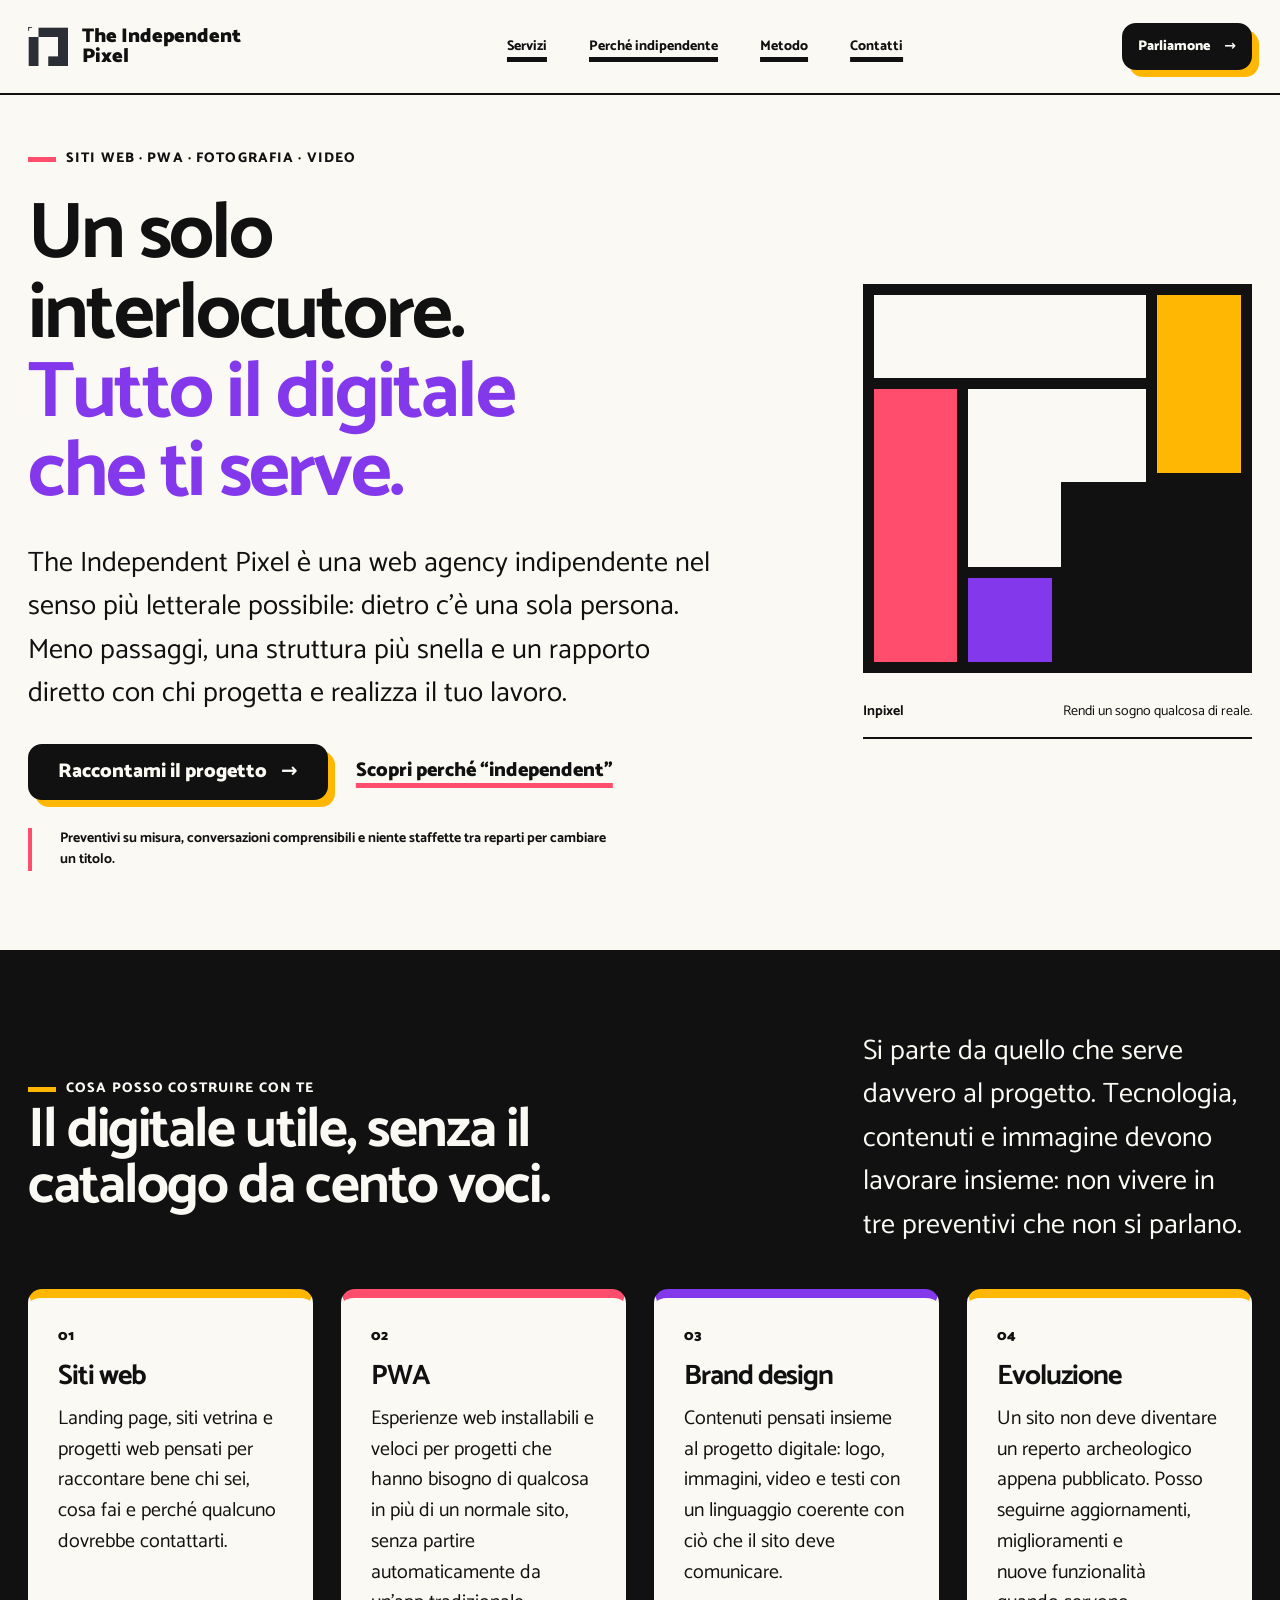
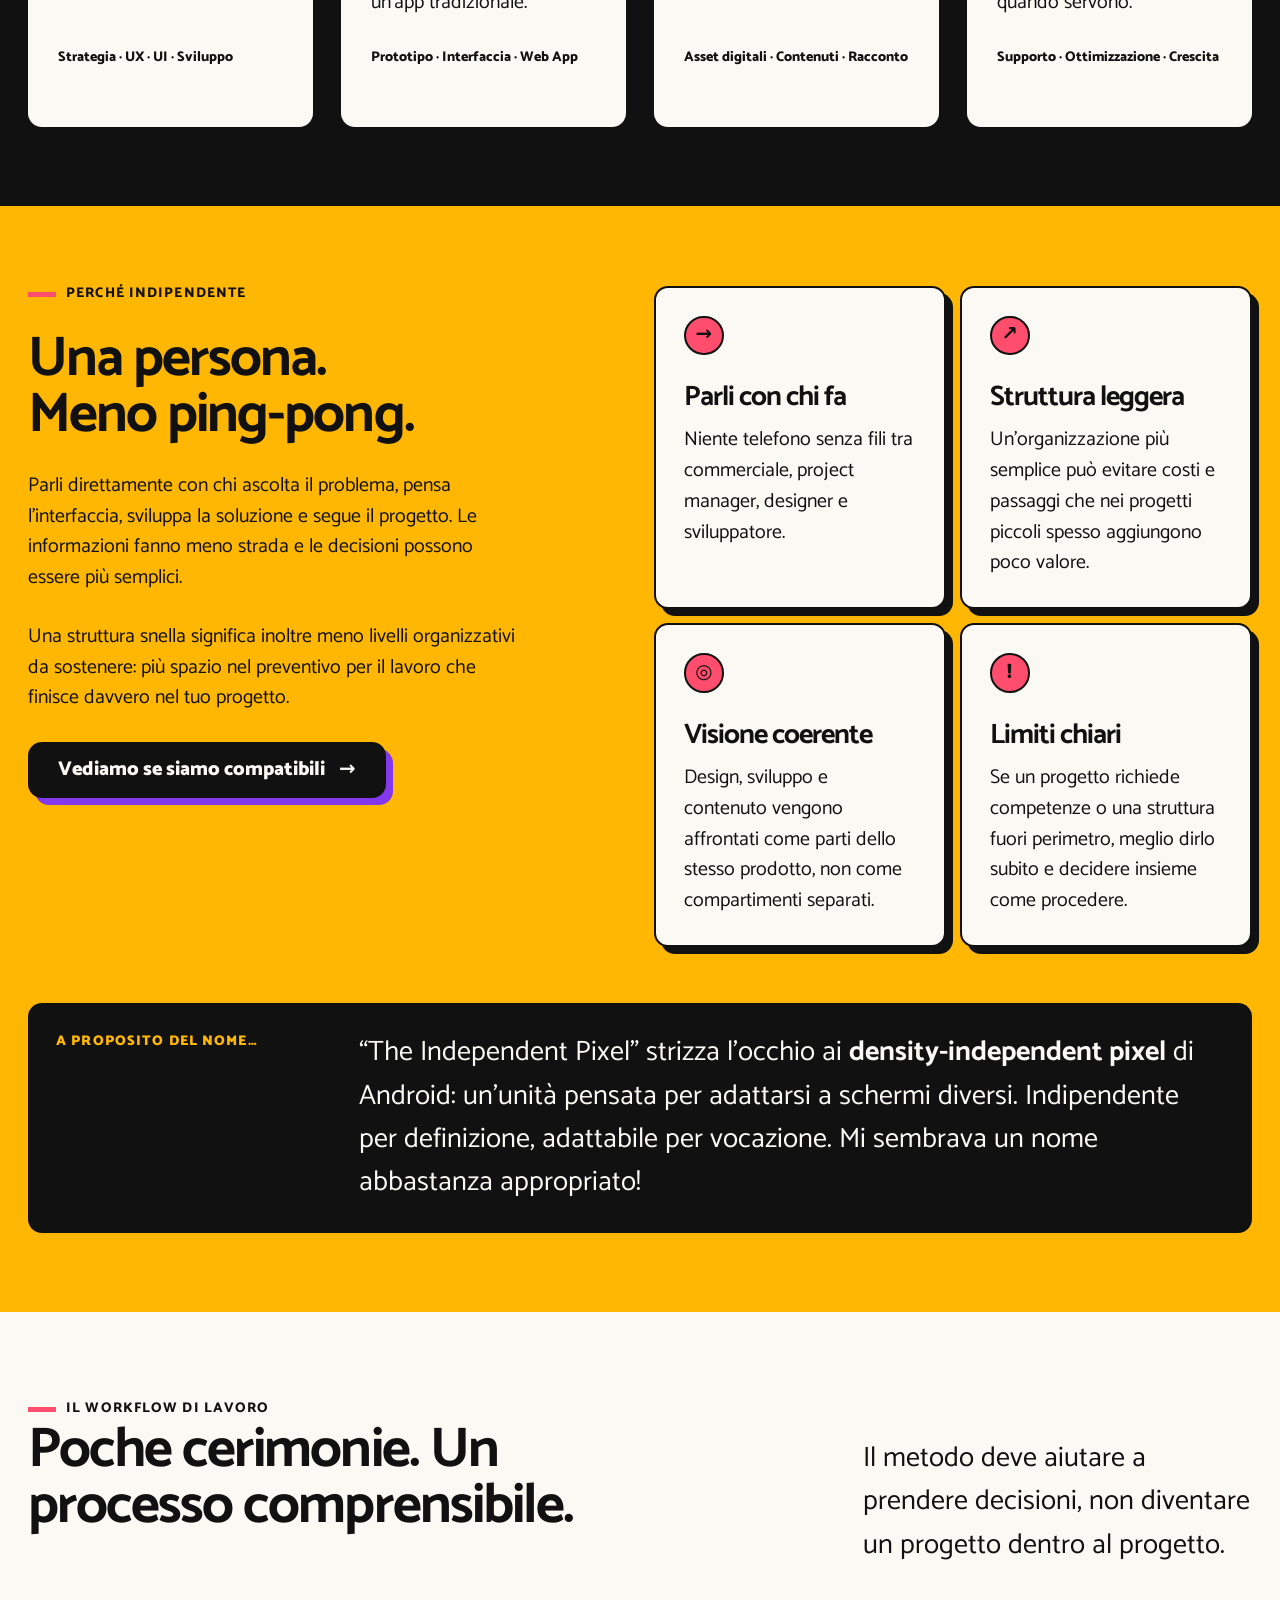
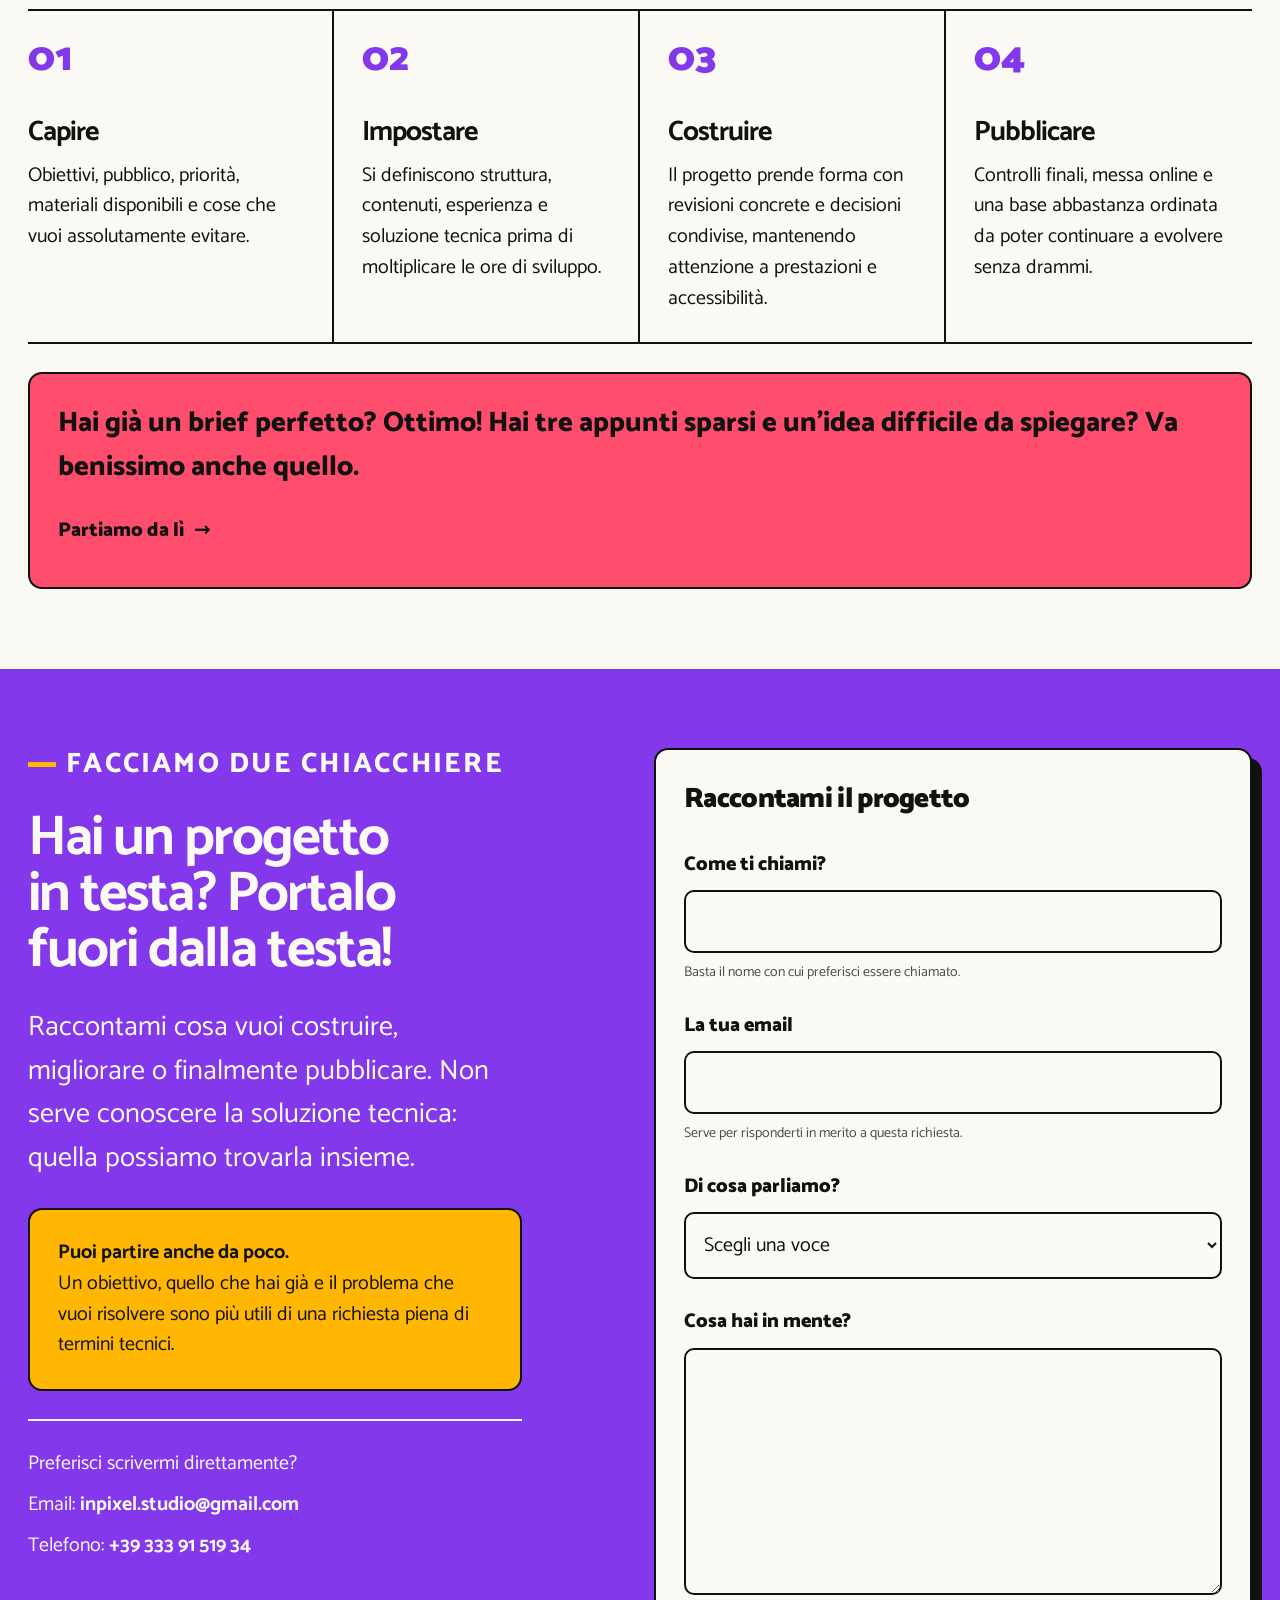
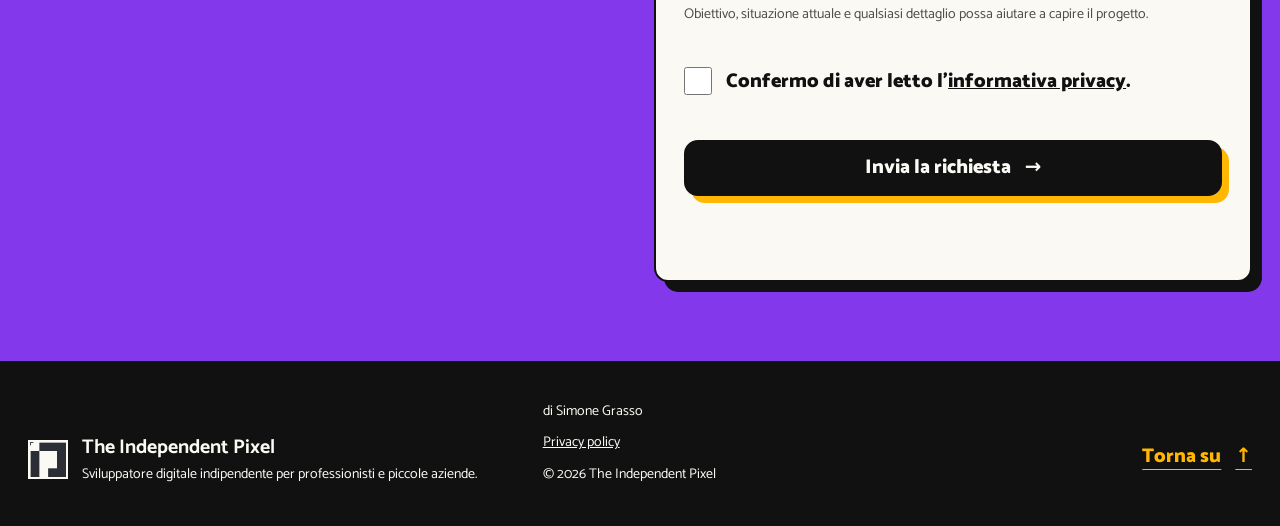
<file: index.html>
<!doctype html>
<html lang="it">
<head>
  <meta charset="utf-8">
  <meta name="viewport" content="width=device-width, initial-scale=1">
  <link rel="icon" href="favicon-32x32.png" type="image/png" sizes="32x32">
  <link rel="apple-touch-icon" href="apple-touch-icon.png" sizes="180x180">

  <title>The Independent Pixel — Siti web, PWA, foto e video</title>
  <meta
    name="description"
    content="The Independent Pixel crea siti web, PWA, fotografia e video per liberi professionisti e piccole aziende. Un solo interlocutore, dalla prima idea alla pubblicazione."
  >
  <meta
    name="robots"
    content="index, follow, max-image-preview:large, max-snippet:-1, max-video-preview:-1"
  >
  <link
  rel="canonical"
  href="https://inpixel.it/"
  >

  <link rel="preconnect" href="https://fonts.googleapis.com">
  <link rel="preconnect" href="https://fonts.gstatic.com" crossorigin>
  <link href="https://fonts.googleapis.com/css2?family=Catamaran:wght@100..900&display=swap" rel="stylesheet">
  <link rel="stylesheet" href="styles.css">
  <script src="script.js" defer></script>
  <!-- =====================================================
       Open Graph
       Facebook · LinkedIn · WhatsApp · Telegram · ecc.
       ===================================================== -->
  <meta
   property="og:type"
   content="website"
  >

  <meta
   property="og:locale"
   content="it_IT"
  >

  <meta
   property="og:site_name"
   content="The Independent Pixel"
  >

  <meta
   property="og:title"
   content="The Independent Pixel — Sviluppo digitale a 360 gradi."
  >

  <meta
   property="og:description"
   content="Siti web, PWA, fotografia e video per professionisti e piccole aziende. Un solo interlocutore, dalla prima idea alla pubblicazione."
  >

  <meta
   property="og:url"
   content="https://inpixel.it/"
  >

  <meta
   property="og:image"
   content="https://inpixel.it/og-cover.png"
  >

  <meta
   property="og:image:secure_url"
   content="https://inpixel.it/og-cover.png"
  >

  <meta
   property="og:image:type"
   content="image/png"
  >

  <meta
   property="og:image:width"
   content="1200"
  >

  <meta
   property="og:image:height"
   content="628"
  >

  <meta
   property="og:image:alt"
   content="The Independent Pixel — siti web, PWA, fotografia e video"
  >
  <!-- =====================================================
       Structured Data — Schema.org
       Google Search
       ===================================================== -->
  <script type="application/ld+json">
  {
    "@context": "https://schema.org",
    "@graph": [
      {
        "@type": "Organization",
        "@id": "https://inpixel.it/#organization",
        "name": "The Independent Pixel di Simone Grasso",
        "url": "https://inpixel.it/",
        "logo": {
          "@type": "ImageObject",
          "url": "https://inpixel.it/logo.png",
          "contentUrl": "https://inpixel.it/logo.png",
          "width": 1040,
          "height": 1040
        },
        "description": "Web agency indipendente che realizza siti web, PWA, fotografia e video per liberi professionisti e piccole aziende.",
        "email": "inpixel.studio@gmail.com",
        "telephone": "+393339151934"
      },
      {
        "@type": "WebSite",
        "@id": "https://inpixel.it/#website",
        "url": "https://inpixel.it/",
        "name": "The Independent Pixel",
        "inLanguage": "it-IT",
        "publisher": {
          "@id": "https://inpixel.it/#organization"
        }
      },
      {
        "@type": "WebPage",
        "@id": "https://inpixel.it/#webpage",
        "url": "https://inpixel.it/",
        "name": "The Independent Pixel — Siti web, PWA, fotografia e video",
        "description": "The Independent Pixel realizza siti web, PWA, fotografia e video per liberi professionisti e piccole aziende. Un solo interlocutore, dall'idea alla pubblicazione.",
        "inLanguage": "it-IT",
        "isPartOf": {
          "@id": "https://inpixel.it/#website"
        },
        "about": {
          "@id": "https://inpixel.it/#organization"
        },
        "primaryImageOfPage": {
          "@type": "ImageObject",
          "url": "https://inpixel.it/og-cover.png"
        }
      }
    ]
  }
  </script>
</head>

<body>
  <a class="skip-link" href="#main-content">
    Salta al contenuto
  </a>

  <header class="site-header">
    <div class="container site-header__inner">
      <a
        class="brand"
        href="#top"
        aria-label="The Independent Pixel, torna all'inizio"
      >
        <img
          class="brand__logo"
          src="logo.png"
          width="1040"
          height="1040"
          alt=""
        >

        <span class="brand__name">
          The Independent Pixel
        </span>
      </a>

      <nav class="site-nav" aria-label="Navigazione principale">
        <ul class="site-nav__list">
          <li>
            <a href="#services">Servizi</a>
          </li>
          <li>
            <a href="#independent">Perché indipendente</a>
          </li>
          <li>
            <a href="#process">Metodo</a>
          </li>
          <li>
            <a href="#contact">Contatti</a>
          </li>
        </ul>
      </nav>

      <a class="button button--compact site-header__cta" href="#contact">
        Parliamone
        <span aria-hidden="true">→</span>
      </a>
    </div>
  </header>

  <main id="main-content">
    <section class="section hero" id="top">
      <div class="container">
        <div class="content-grid hero__grid">
          <div class="hero__content stack">
            <p class="eyebrow">
              Siti Web · PWA · Fotografia · Video
            </p>

            <h1 class="hero__title text-balance">
              Un solo interlocutore.
              <span class="hero__highlight">Tutto il digitale che ti serve.</span>
            </h1>

            <p class="hero__lead">
              The Independent Pixel è una web agency indipendente nel senso
              più letterale possibile: dietro c'è una sola persona.
              Meno passaggi, una struttura più snella e un rapporto diretto
              con chi progetta e realizza il tuo lavoro.
            </p>

            <div class="cluster hero__actions">
              <a class="button" href="#contact">
                Raccontami il progetto
                <span aria-hidden="true">→</span>
              </a>

              <a class="text-link" href="#independent">
                Scopri perché “independent”
              </a>
            </div>

            <p class="hero__note">
              Preventivi su misura, conversazioni comprensibili e niente
              staffette tra reparti per cambiare un titolo.
            </p>
          </div>

          <aside class="hero__visual" aria-label="Il concetto di The Independent Pixel">
            <div class="pixel-art" aria-hidden="true">
              <span class="pixel-art__cell pixel-art__cell--one"></span>
              <span class="pixel-art__cell pixel-art__cell--two"></span>
              <span class="pixel-art__cell pixel-art__cell--three"></span>
              <span class="pixel-art__cell pixel-art__cell--four"></span>
              <span class="pixel-art__cell pixel-art__cell--five"></span>
              <span class="pixel-art__cell pixel-art__cell--six"></span>
            </div>

            <div class="hero__visual-copy">
              <strong>Inpixel</strong>
              <span>Rendi un sogno qualcosa di reale.</span>
            </div>
          </aside>
        </div>
      </div>
    </section>

    <section class="section" id="services" data-theme="dark">
      <div class="container stack">
        <div class="section-heading content-grid">
          <div class="section-heading__intro">
            <p class="eyebrow">Cosa posso costruire con te</p>

            <h2 class="text-balance">
              Il digitale utile, senza il catalogo da cento voci.
            </h2>
          </div>

          <p class="section-heading__copy">
            Si parte da quello che serve davvero al progetto.
            Tecnologia, contenuti e immagine devono lavorare insieme:
            non vivere in tre preventivi che non si parlano.
          </p>
        </div>

        <div class="service-grid">
          <article class="service-card" data-accent="yellow">
            <p class="service-card__number" aria-hidden="true">01</p>

            <h3>Siti web</h3>

            <p>
              Landing page, siti vetrina e progetti web pensati per raccontare
              bene chi sei, cosa fai e perché qualcuno dovrebbe contattarti.
            </p>

            <p class="service-card__tag">
              Strategia · UX · UI · Sviluppo
            </p>
          </article>

          <article class="service-card" data-accent="red">
            <p class="service-card__number" aria-hidden="true">02</p>

            <h3>PWA</h3>

            <p>
              Esperienze web installabili e veloci per progetti che hanno
              bisogno di qualcosa in più di un normale sito, senza partire
              automaticamente da un'app tradizionale.
            </p>

            <p class="service-card__tag">
              Prototipo · Interfaccia · Web App
            </p>
          </article>

          <article class="service-card" data-accent="violet">
            <p class="service-card__number" aria-hidden="true">03</p>

            <h3>Brand design</h3>

            <p>
              Contenuti pensati insieme al progetto digitale:
              logo, immagini, video e testi con un linguaggio coerente
              con ciò che il sito deve comunicare.
            </p>

            <p class="service-card__tag">
              Asset digitali · Contenuti · Racconto
            </p>
          </article>

          <article class="service-card" data-accent="yellow">
            <p class="service-card__number" aria-hidden="true">04</p>

            <h3>Evoluzione</h3>

            <p>
              Un sito non deve diventare un reperto archeologico appena
              pubblicato. Posso seguirne aggiornamenti, miglioramenti
              e nuove funzionalità quando servono.
            </p>

            <p class="service-card__tag">
              Supporto · Ottimizzazione · Crescita
            </p>
          </article>
        </div>
      </div>
    </section>

    <section class="section independent" id="independent">
      <div class="container">
        <div class="content-grid independent__grid">
          <div class="independent__intro stack">
            <p class="eyebrow">Perché indipendente</p>

            <h2 class="text-balance">
              Una persona.
              <span class="independent__highlight">Meno ping-pong.</span>
            </h2>

            <p>
              Parli direttamente con chi ascolta il problema, pensa
              l'interfaccia, sviluppa la soluzione e segue il progetto.
              Le informazioni fanno meno strada e le decisioni possono
              essere più semplici.
            </p>

            <p>
              Una struttura snella significa inoltre meno livelli
              organizzativi da sostenere: più spazio nel preventivo
              per il lavoro che finisce davvero nel tuo progetto.
            </p>

            <a class="button button--dark" href="#contact">
              Vediamo se siamo compatibili
              <span aria-hidden="true">→</span>
            </a>
          </div>

          <div class="benefit-grid">
            <article class="benefit-card">
              <span class="benefit-card__mark" aria-hidden="true">→</span>
              <h3>Parli con chi fa</h3>
              <p>
                Niente telefono senza fili tra commerciale, project manager,
                designer e sviluppatore.
              </p>
            </article>

            <article class="benefit-card">
              <span class="benefit-card__mark" aria-hidden="true">↗</span>
              <h3>Struttura leggera</h3>
              <p>
                Un'organizzazione più semplice può evitare costi e passaggi
                che nei progetti piccoli spesso aggiungono poco valore.
              </p>
            </article>

            <article class="benefit-card">
              <span class="benefit-card__mark" aria-hidden="true">◎</span>
              <h3>Visione coerente</h3>
              <p>
                Design, sviluppo e contenuto vengono affrontati come parti
                dello stesso prodotto, non come compartimenti separati.
              </p>
            </article>

            <article class="benefit-card">
              <span class="benefit-card__mark" aria-hidden="true">!</span>
              <h3>Limiti chiari</h3>
              <p>
                Se un progetto richiede competenze o una struttura fuori
                perimetro, meglio dirlo subito e decidere insieme come procedere.
              </p>
            </article>
          </div>
        </div>

        <aside class="name-story">
          <p class="name-story__label">
            A proposito del nome…
          </p>

          <p class="name-story__text">
            “The Independent Pixel” strizza l'occhio ai
            <strong>density-independent pixel</strong> di Android:
            un'unità pensata per adattarsi a schermi diversi.
            Indipendente per definizione, adattabile per vocazione.
            Mi sembrava un nome abbastanza appropriato!
          </p>
        </aside>
      </div>
    </section>

    <section class="section" id="process">
      <div class="container stack">
        <div class="section-heading content-grid">
          <div class="section-heading__intro">
            <p class="eyebrow">Il workflow di lavoro</p>

            <h2 class="text-balance">
              Poche cerimonie.
              Un processo comprensibile.
            </h2>
          </div>

          <p class="section-heading__copy">
            Il metodo deve aiutare a prendere decisioni, non diventare
            un progetto dentro al progetto.
          </p>
        </div>

        <div class="process-grid">
          <article class="process-step">
            <p class="process-step__number">01</p>
            <h3>Capire</h3>
            <p>
              Obiettivi, pubblico, priorità, materiali disponibili e cose
              che vuoi assolutamente evitare.
            </p>
          </article>

          <article class="process-step">
            <p class="process-step__number">02</p>
            <h3>Impostare</h3>
            <p>
              Si definiscono struttura, contenuti, esperienza e soluzione
              tecnica prima di moltiplicare le ore di sviluppo.
            </p>
          </article>

          <article class="process-step">
            <p class="process-step__number">03</p>
            <h3>Costruire</h3>
            <p>
              Il progetto prende forma con revisioni concrete e decisioni
              condivise, mantenendo attenzione a prestazioni e accessibilità.
            </p>
          </article>

          <article class="process-step">
            <p class="process-step__number">04</p>
            <h3>Pubblicare</h3>
            <p>
              Controlli finali, messa online e una base abbastanza ordinata
              da poter continuare a evolvere senza drammi.
            </p>
          </article>
        </div>

        <div class="process-cta">
          <p>
            Hai già un brief perfetto? Ottimo!
            Hai tre appunti sparsi e un'idea difficile da spiegare?
            Va benissimo anche quello.
          </p>

          <a class="text-link" href="#contact">
            Partiamo da lì
            <span aria-hidden="true">→</span>
          </a>
        </div>
      </div>
    </section>

    <section class="section contact" id="contact">
      <div class="container">
        <div class="content-grid contact__grid">
          <div class="contact__intro stack">
            <p class="eyebrow">Facciamo due chiacchiere</p>

            <h2 class="text-balance">
              Hai un progetto in testa?
              Portalo fuori dalla testa!
            </h2>

            <p>
              Raccontami cosa vuoi costruire, migliorare o finalmente
              pubblicare. Non serve conoscere la soluzione tecnica:
              quella possiamo trovarla insieme.
            </p>

            <div class="contact-note">
              <strong>Puoi partire anche da poco.</strong>
              <p>
                Un obiettivo, quello che hai già e il problema che vuoi
                risolvere sono più utili di una richiesta piena di termini
                tecnici.
              </p>
            </div>

            <div class="contact-direct">
              <p>
                Preferisci scrivermi direttamente?
              </p>
              <p>
                Email: <strong>inpixel.studio@gmail.com</strong>
              </p>
              <p>
                Telefono: <strong>+39 333 91 519 34</strong>
              </p>
            </div>
          </div>

          <div class="contact__form-wrap">
            <form
              class="contact-form"
              method="post"
              data-contact-form
            >
              <fieldset class="contact-form__fieldset">
                <legend>
                  Raccontami il progetto
                </legend>

                <div class="field" data-field>
                  <label for="name">
                    Come ti chiami?
                  </label>

                  <input
                    id="name"
                    name="name"
                    type="text"
                    autocomplete="name"
                    minlength="2"
                    required
                    data-validate
                    aria-describedby="name-help name-error"
                  >

                  <p class="field-help" id="name-help">
                    Basta il nome con cui preferisci essere chiamato.
                  </p>

                  <p
                    class="field-error"
                    id="name-error"
                    data-field-error
                    aria-live="polite"
                  ></p>
                </div>

                <div class="field" data-field>
                  <label for="email">
                    La tua email
                  </label>

                  <input
                    id="email"
                    name="email"
                    type="email"
                    autocomplete="email"
                    required
                    data-validate
                    aria-describedby="email-help email-error"
                  >

                  <p class="field-help" id="email-help">
                    Serve per risponderti in merito a questa richiesta.
                  </p>

                  <p
                    class="field-error"
                    id="email-error"
                    data-field-error
                    aria-live="polite"
                  ></p>
                </div>

                <div class="field" data-field>
                  <label for="service">
                    Di cosa parliamo?
                  </label>

                  <select
                    id="service"
                    name="service"
                    required
                    data-validate
                    aria-describedby="service-error"
                  >
                    <option value="">
                      Scegli una voce
                    </option>
                    <option value="website">
                      Sito web
                    </option>
                    <option value="pwa">
                      Progressive Web App
                    </option>
                    <option value="brand-design">
                      Brand design
                    </option>
                    <option value="logo-design">
                      Logo design
                    </option>
                    <option value="photo-video">
                      Fotografia o video
                    </option>
                    <option value="support">
                      Supporto o miglioramenti
                    </option>
                    <option value="other">
                      Un po' di tutto / non lo so ancora
                    </option>
                  </select>

                  <p
                    class="field-error"
                    id="service-error"
                    data-field-error
                    aria-live="polite"
                  ></p>
                </div>

                <div class="field" data-field>
                  <label for="message">
                    Cosa hai in mente?
                  </label>

                  <textarea
                    id="message"
                    name="message"
                    rows="7"
                    minlength="20"
                    required
                    data-validate
                    aria-describedby="message-help message-error"
                  ></textarea>

                  <p class="field-help" id="message-help">
                    Obiettivo, situazione attuale e qualsiasi dettaglio
                    possa aiutare a capire il progetto.
                  </p>

                  <p
                    class="field-error"
                    id="message-error"
                    data-field-error
                    aria-live="polite"
                  ></p>
                </div>

                <div class="field field--check" data-field>
                  <label class="check-field" for="privacy">
                    <input
                      id="privacy"
                      name="privacy"
                      type="checkbox"
                      required
                      data-validate
                      aria-describedby="privacy-help privacy-error"
                    >

                    <span>
                      Confermo di aver letto l'<a href="/privacy-policy.html">informativa privacy</a>.
                    </span>
                  </label>

                  <p
                    class="field-error"
                    id="privacy-error"
                    data-field-error
                    aria-live="polite"
                  ></p>
                </div>
              </fieldset>

              <button class="button contact-form__submit" type="submit">
                <span data-submit-label>Invia la richiesta</span>
                <span aria-hidden="true">→</span>
              </button>

              <p
                class="form-status"
                data-form-status
                role="status"
                aria-live="polite"
              ></p>
            </form>
          </div>
        </div>
      </div>
    </section>
  </main>

  <footer class="site-footer">
    <div class="container site-footer__inner">
      <div class="site-footer__brand">
        <img
          class="site-footer__logo"
          src="logo.png"
          width="1040"
          height="1040"
          alt=""
          loading="lazy"
        >

        <div>
          <strong>The Independent Pixel</strong>
          <p>
            Sviluppatore digitale indipendente per professionisti e piccole aziende.
          </p>
        </div>
      </div>

      <div class="site-footer__meta">
        <p>di Simone Grasso</p>
        <p><a href="/privacy-policy.html">Privacy policy</a></p>
        <p>
          © <span data-current-year>2026</span> The Independent Pixel
        </p>
      </div>

      <a class="site-footer__top" href="#top">
        Torna su
        <span aria-hidden="true">↑</span>
      </a>
    </div>
  </footer>
</body>
</html>
</file>
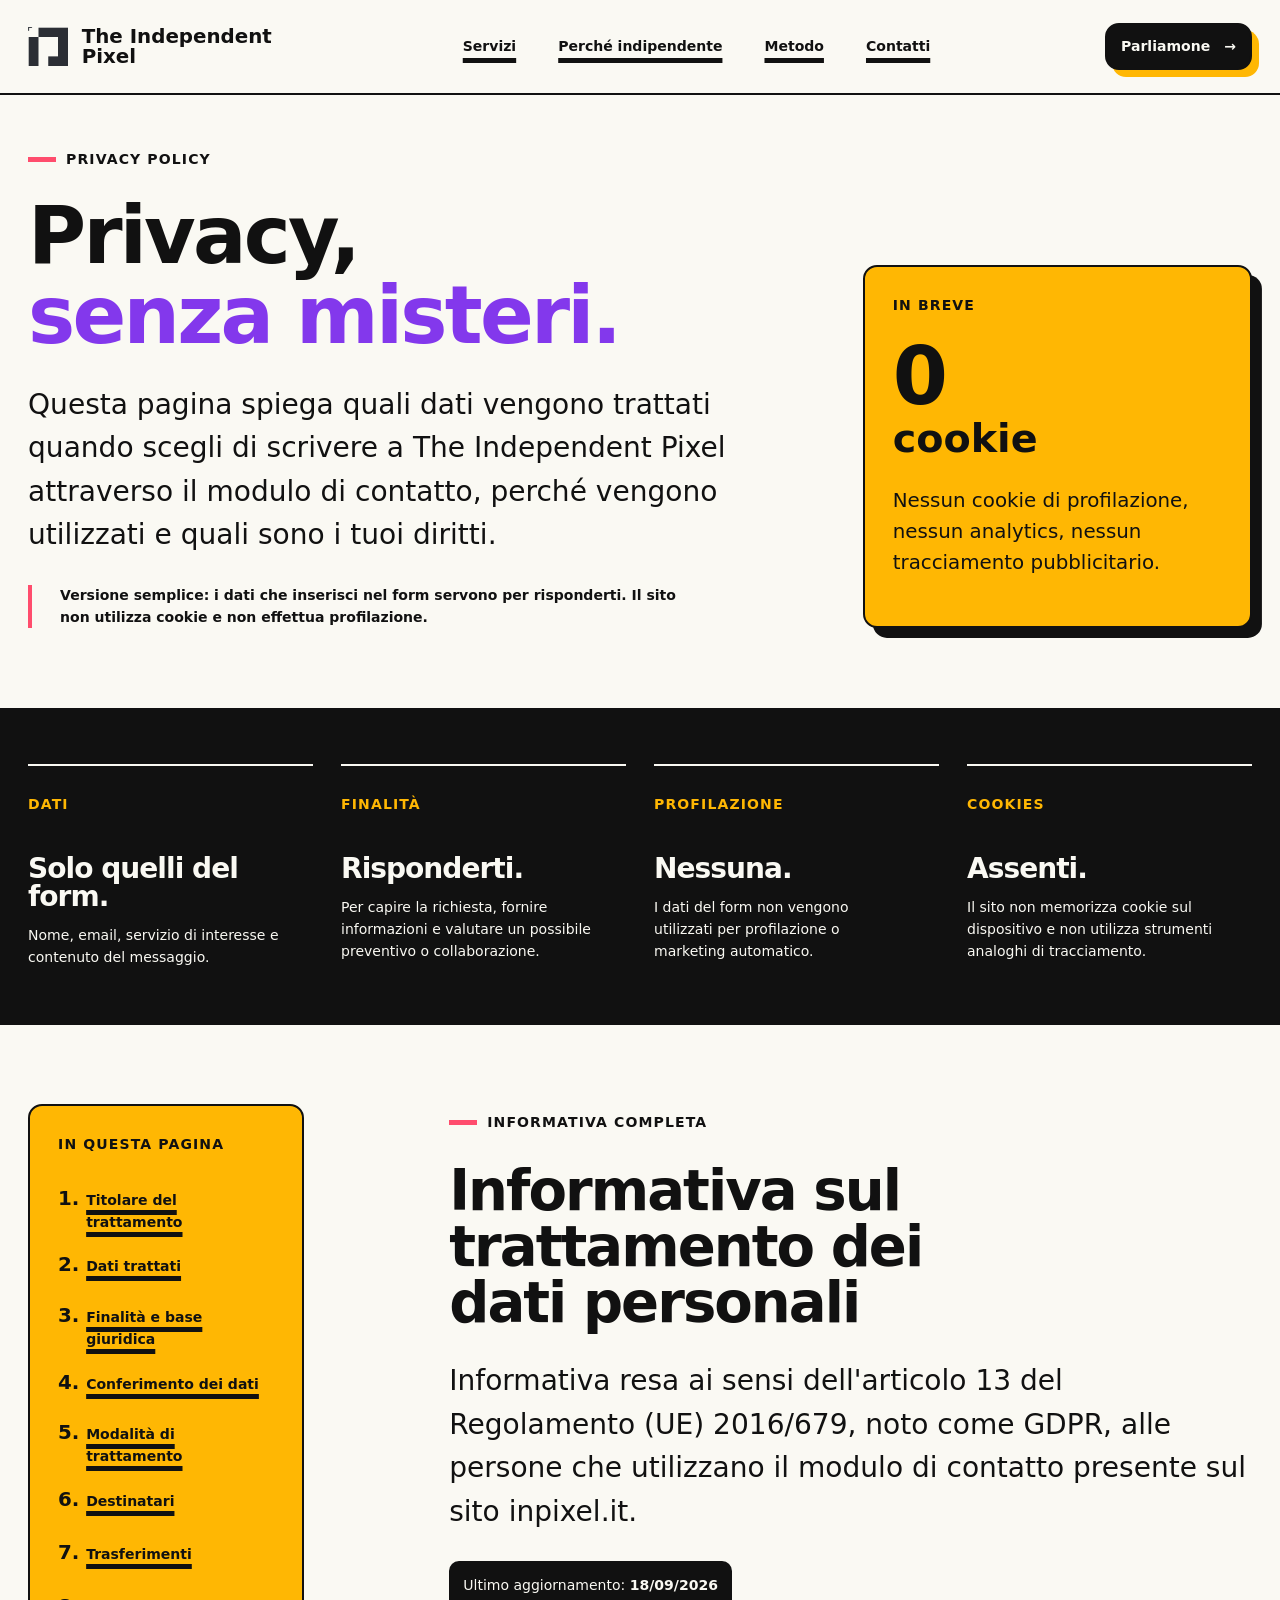
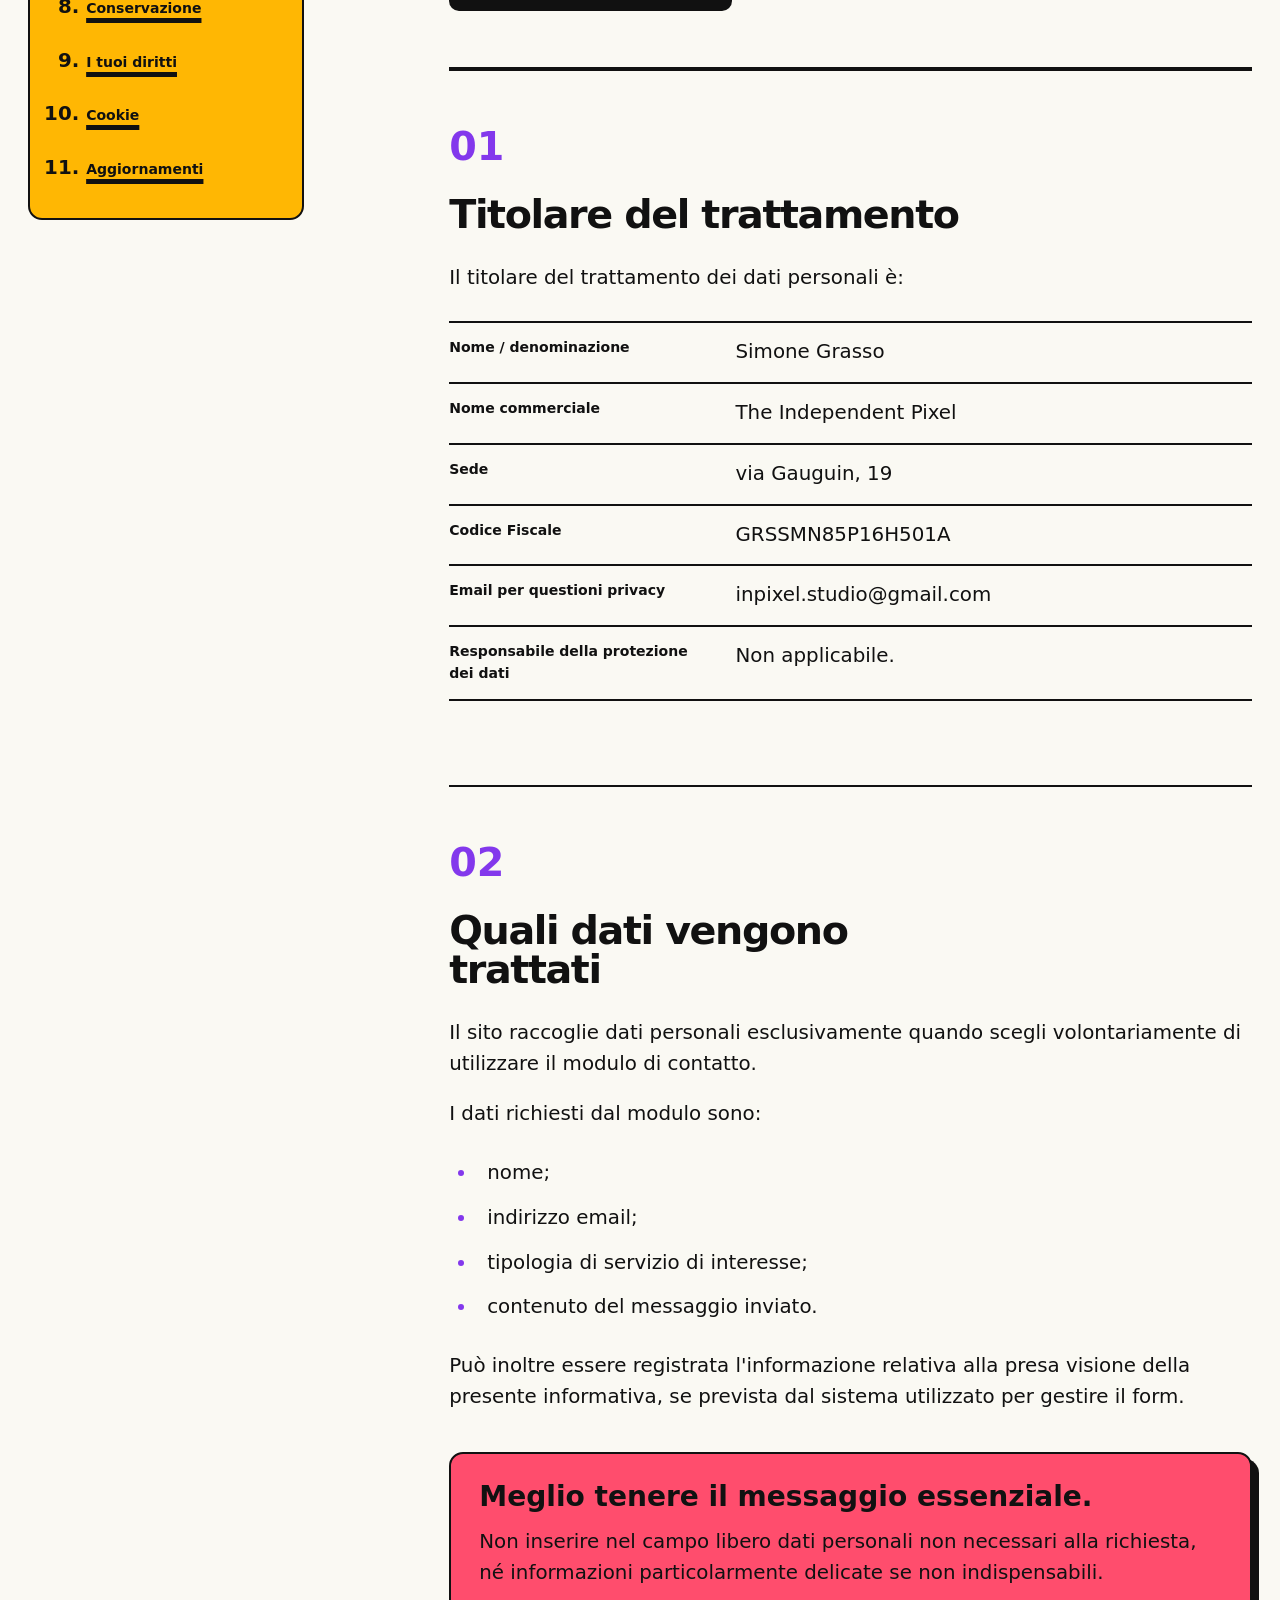
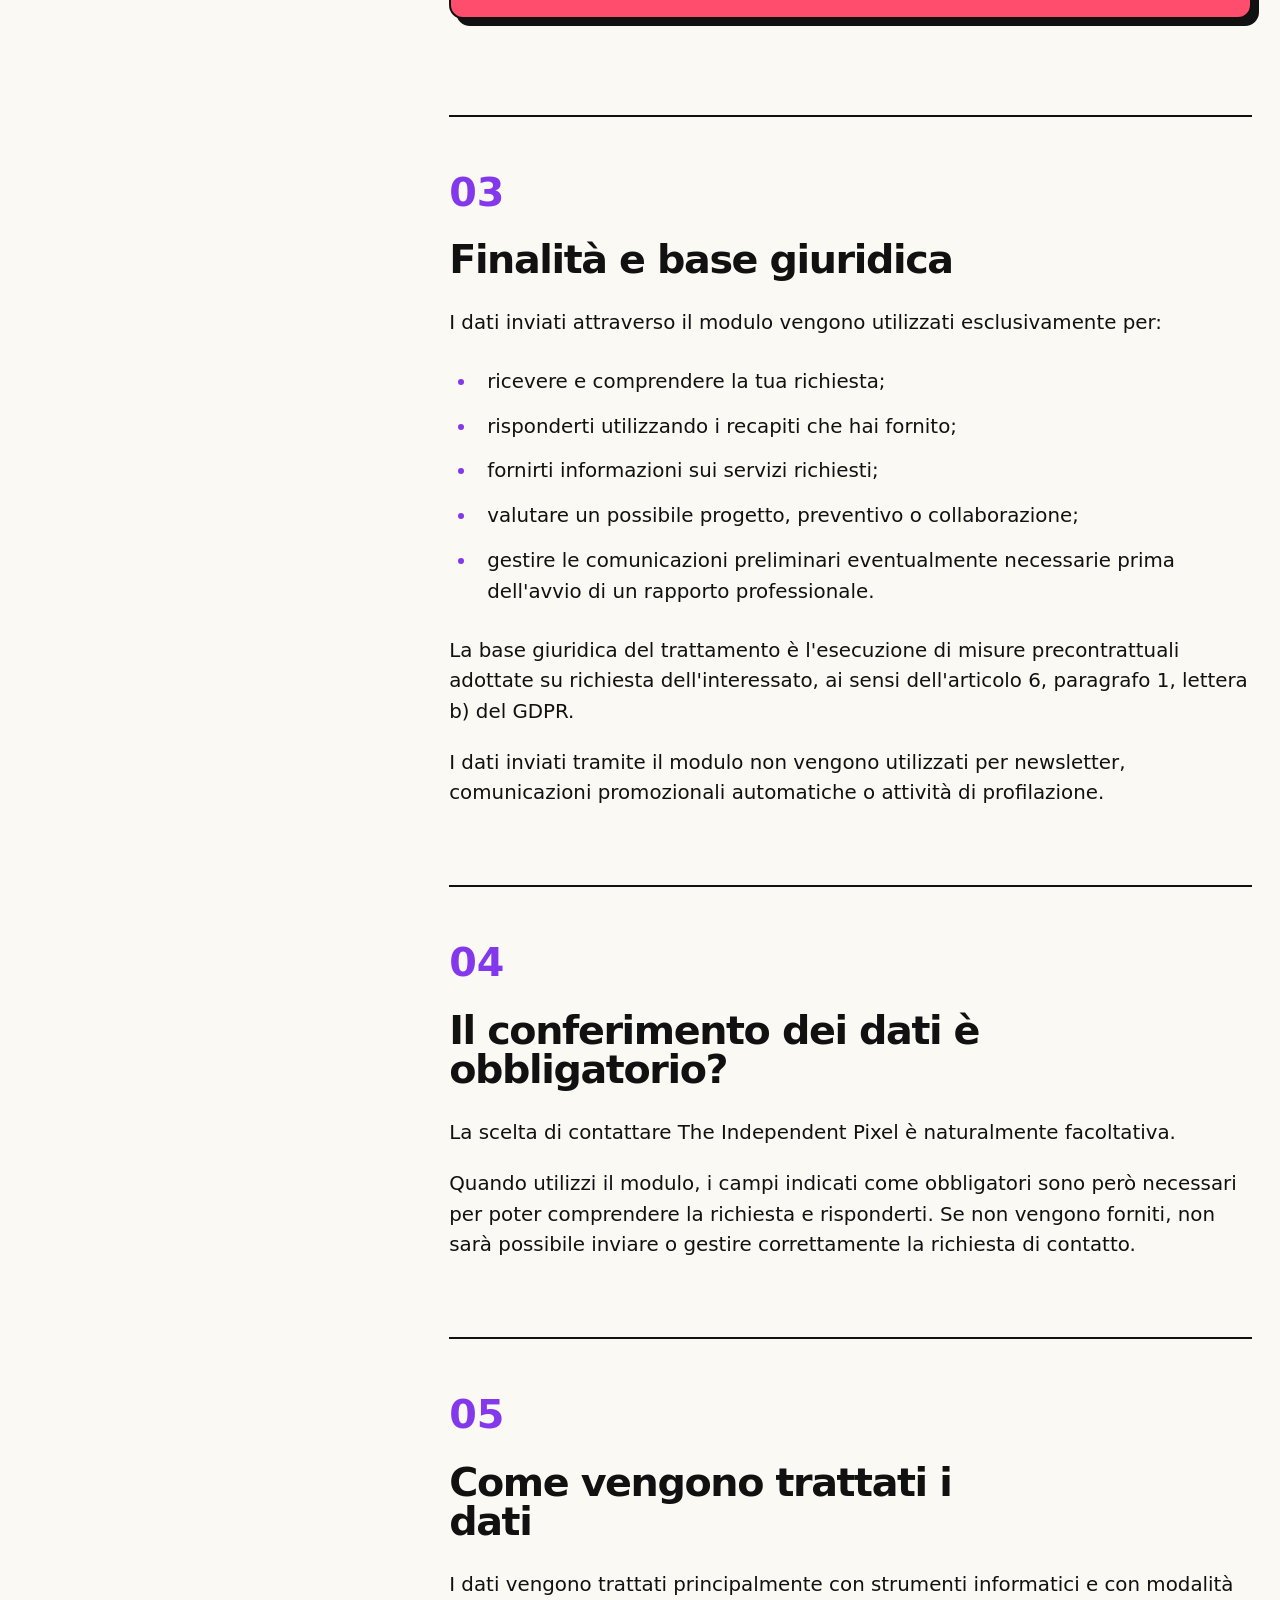
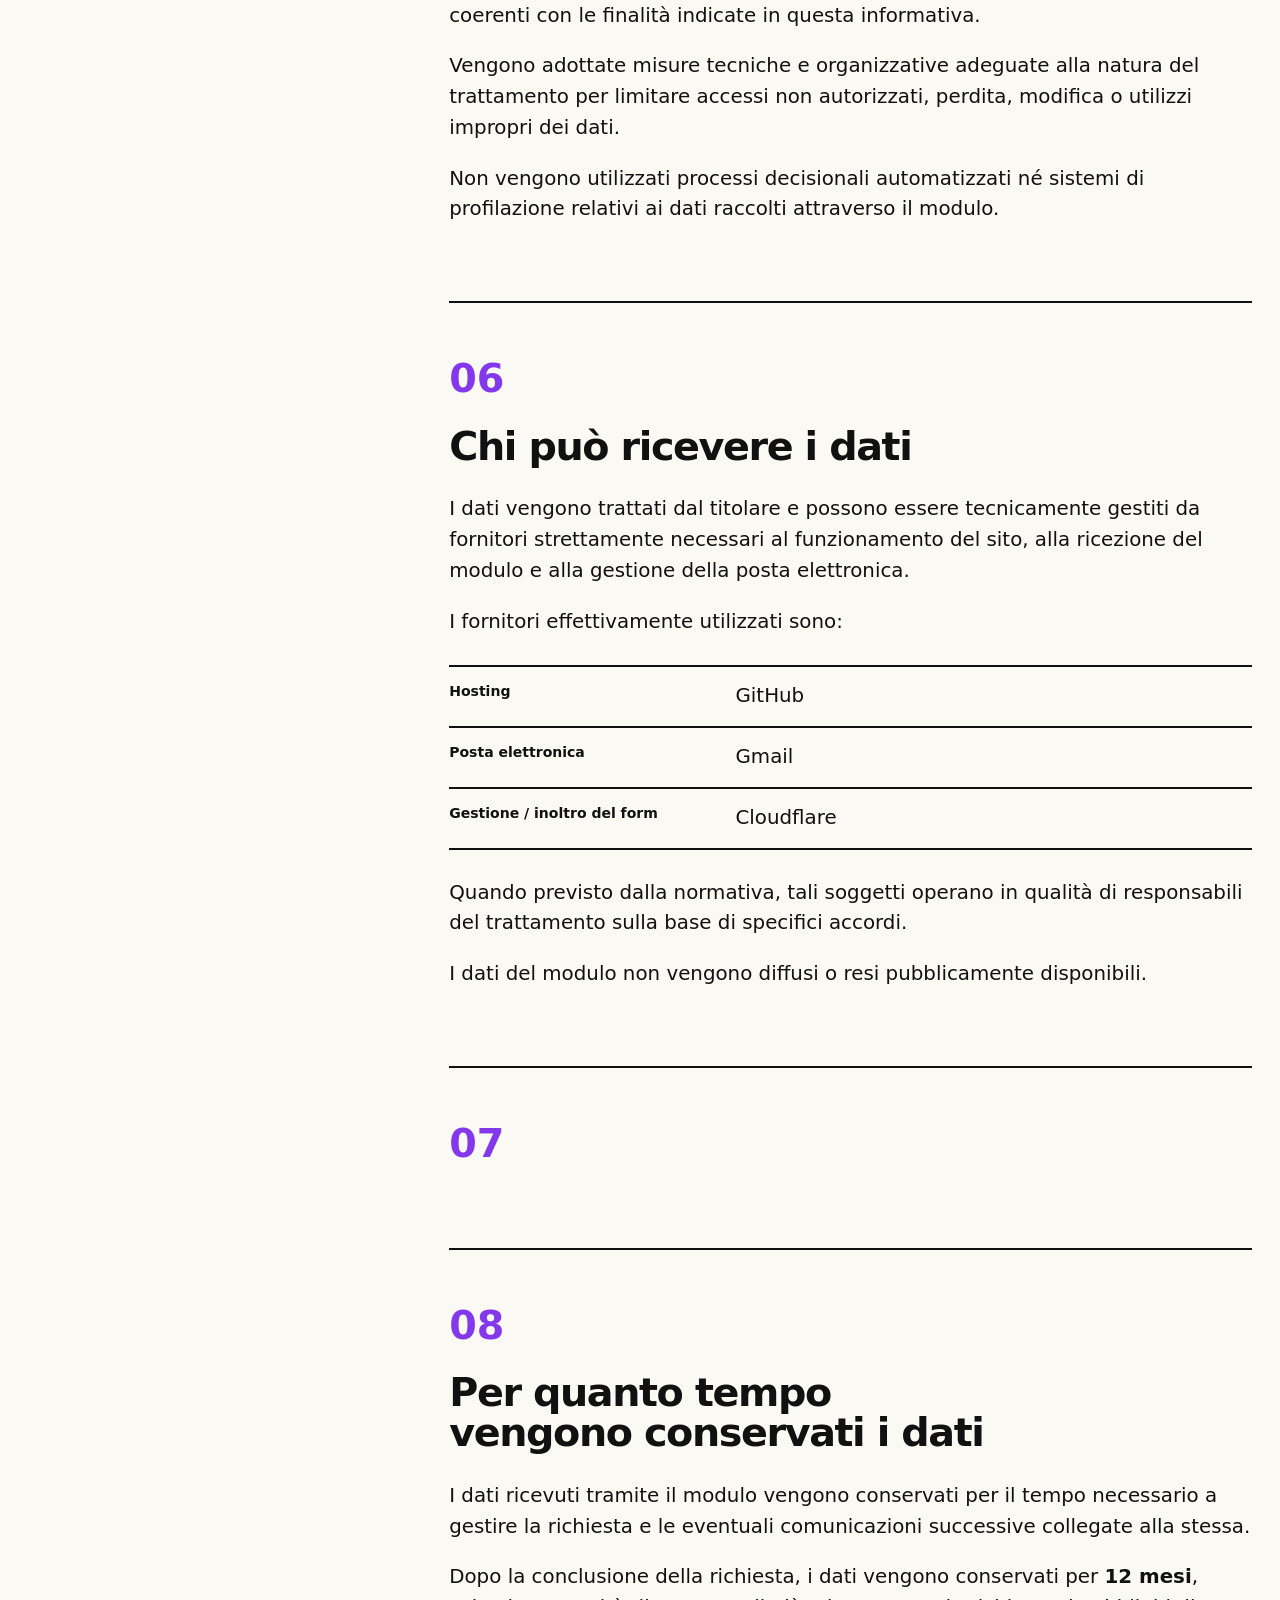
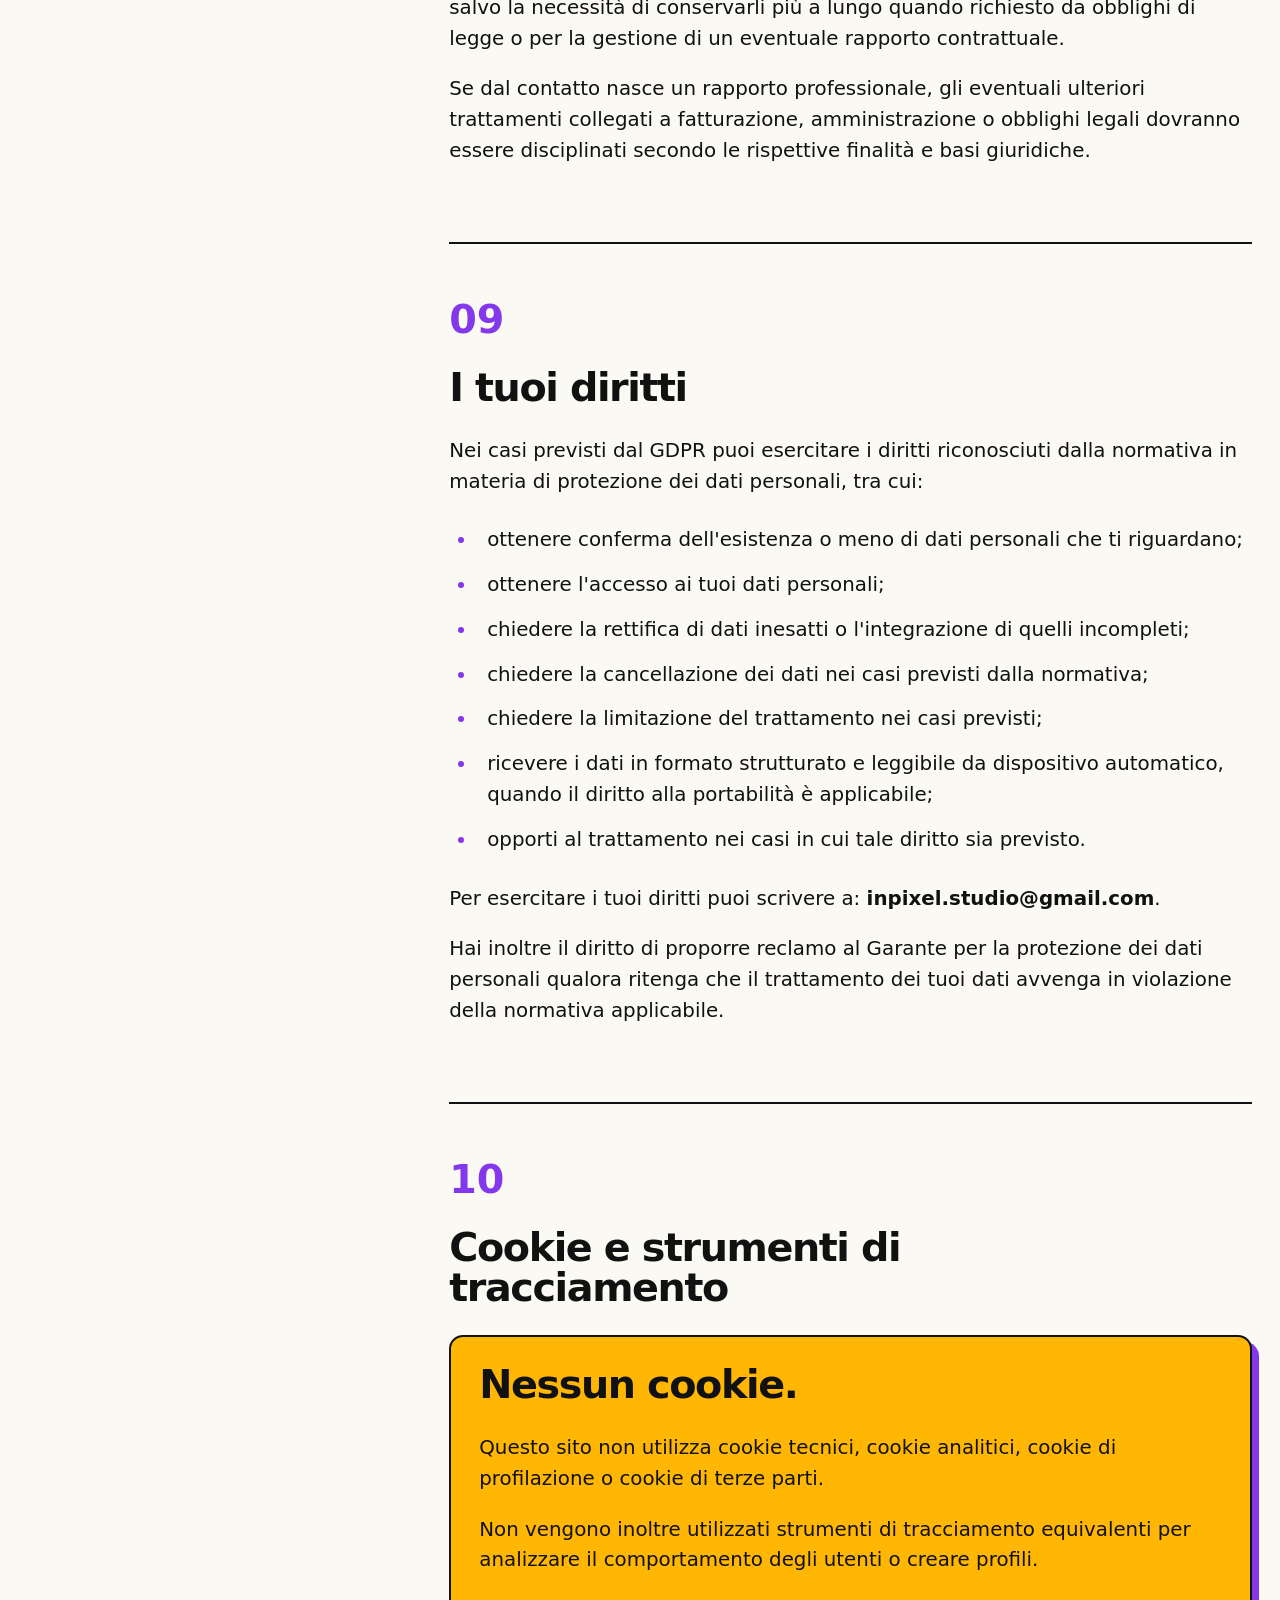
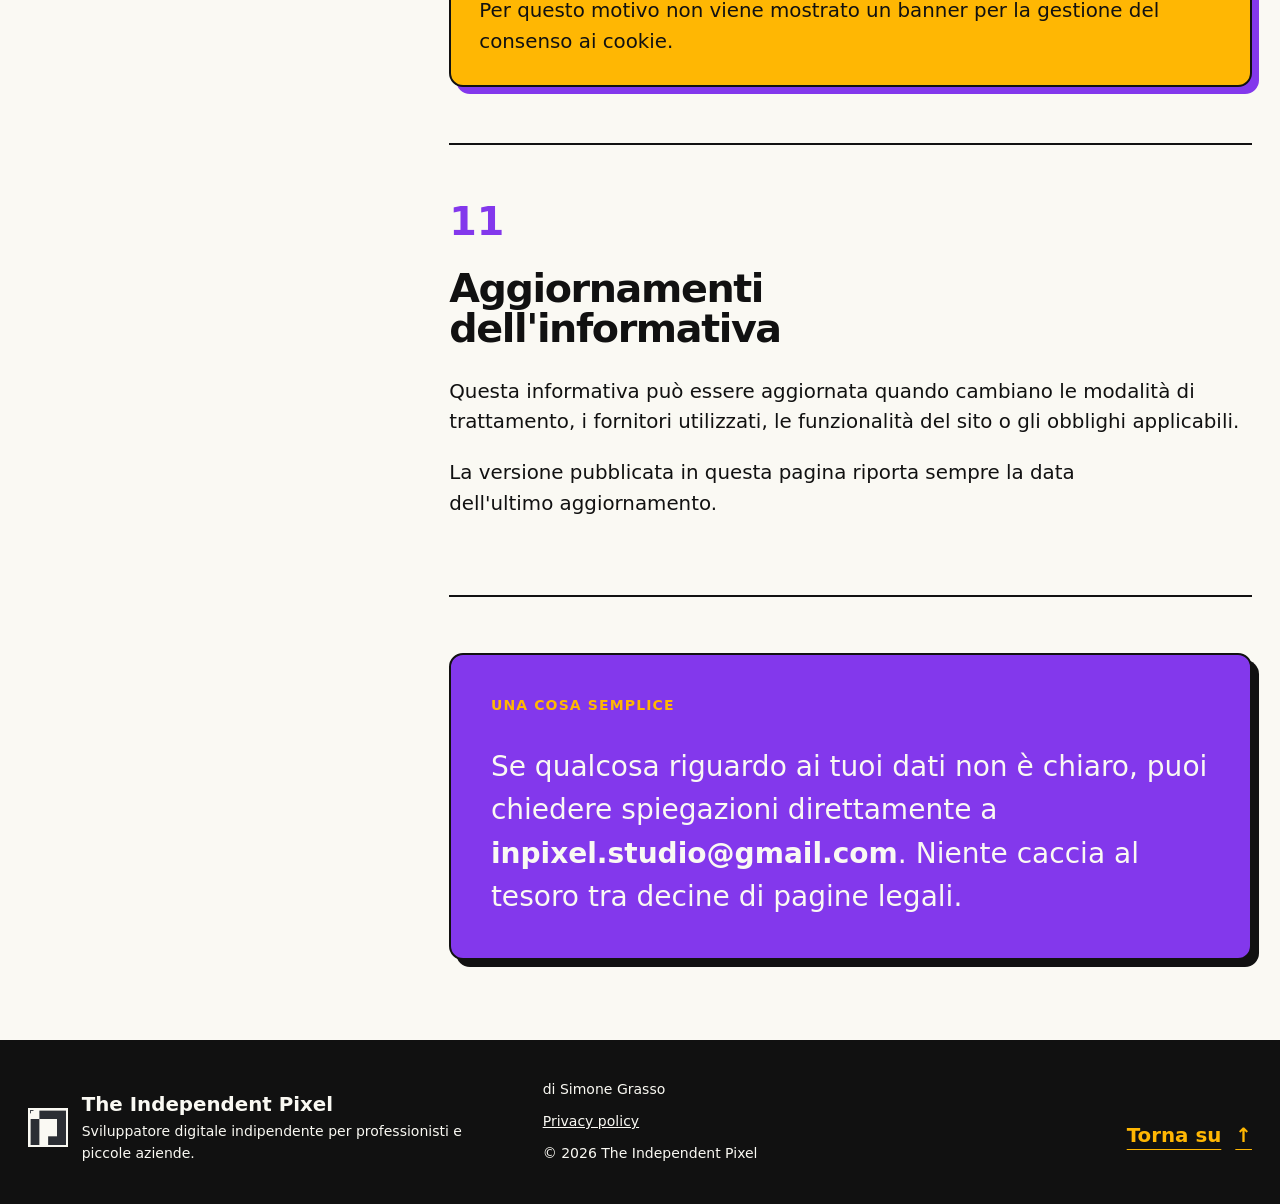
<file: privacy-policy.html>
<!doctype html>
<html lang="it">
<head>
  <meta charset="utf-8">
  <meta name="viewport" content="width=device-width, initial-scale=1">
  <link rel="icon" href="favicon-32x32.png" type="image/png" sizes="32x32">
  <link rel="apple-touch-icon" href="apple-touch-icon.png" sizes="180x180">

  <title>Privacy Policy — The Independent Pixel</title>

  <meta
    name="description"
    content="Informativa sul trattamento dei dati personali di The Independent Pixel."
  >

  <link rel="stylesheet" href="styles.css">
  <script src="script.js" defer></script>
</head>

<body>
  <a class="skip-link" href="#main-content">
    Salta al contenuto
  </a>

  <header class="site-header">
    <div class="container site-header__inner">
      <a
        class="brand"
        href="/#top"
        aria-label="The Independent Pixel, torna alla home"
      >
        <img
          class="brand__logo"
          src="logo.png"
          width="1040"
          height="1040"
          alt=""
        >

        <span class="brand__name">
          The Independent Pixel
        </span>
      </a>

      <nav class="site-nav" aria-label="Navigazione principale">
        <ul class="site-nav__list">
          <li>
            <a href="/#services">Servizi</a>
          </li>

          <li>
            <a href="/#independent">Perché indipendente</a>
          </li>

          <li>
            <a href="/#process">Metodo</a>
          </li>

          <li>
            <a href="/#contact">Contatti</a>
          </li>
        </ul>
      </nav>

      <a
        class="button button--compact site-header__cta"
        href="/#contact"
      >
        Parliamone
        <span aria-hidden="true">→</span>
      </a>
    </div>
  </header>

  <main id="main-content">
    <section class="section privacy-hero">
      <div class="container">
        <div class="content-grid privacy-hero__grid">
          <div class="privacy-hero__content stack">
            <p class="eyebrow">
              Privacy policy
            </p>

            <h1 class="privacy-hero__title text-balance">
              Privacy,
              <span class="privacy-hero__highlight">
                senza misteri.
              </span>
            </h1>

            <p class="privacy-hero__lead">
              Questa pagina spiega quali dati vengono trattati quando
              scegli di scrivere a The Independent Pixel attraverso
              il modulo di contatto, perché vengono utilizzati e quali
              sono i tuoi diritti.
            </p>

            <p class="privacy-hero__note">
              Versione semplice: i dati che inserisci nel form servono
              per risponderti. Il sito non utilizza cookie e non effettua
              profilazione.
            </p>
          </div>

          <aside
            class="privacy-hero__card"
            aria-label="Informazioni principali sulla privacy"
          >
            <p class="privacy-hero__card-label">
              In breve
            </p>

            <strong class="privacy-hero__zero">
              0
            </strong>

            <p class="privacy-hero__card-title">
              cookie
            </p>

            <p>
              Nessun cookie di profilazione, nessun analytics,
              nessun tracciamento pubblicitario.
            </p>
          </aside>
        </div>
      </div>
    </section>

    <section class="section privacy-overview" data-theme="dark">
      <div class="container">
        <div class="privacy-summary">
          <article class="privacy-summary__item">
            <p class="privacy-summary__label">
              Dati
            </p>

            <h2>Solo quelli del form.</h2>

            <p>
              Nome, email, servizio di interesse e contenuto
              del messaggio.
            </p>
          </article>

          <article class="privacy-summary__item">
            <p class="privacy-summary__label">
              Finalità
            </p>

            <h2>Risponderti.</h2>

            <p>
              Per capire la richiesta, fornire informazioni
              e valutare un possibile preventivo o collaborazione.
            </p>
          </article>

          <article class="privacy-summary__item">
            <p class="privacy-summary__label">
              Profilazione
            </p>

            <h2>Nessuna.</h2>

            <p>
              I dati del form non vengono utilizzati per profilazione
              o marketing automatico.
            </p>
          </article>

          <article class="privacy-summary__item">
            <p class="privacy-summary__label">
              Cookies
            </p>

            <h2>Assenti.</h2>

            <p>
              Il sito non memorizza cookie sul dispositivo
              e non utilizza strumenti analoghi di tracciamento.
            </p>
          </article>
        </div>
      </div>
    </section>

    <section class="section privacy-document">
      <div class="container">
        <div class="privacy-layout">
          <aside class="privacy-sidebar">
            <nav
              class="privacy-nav"
              aria-label="Indice dell'informativa privacy"
            >
              <p class="privacy-nav__title">
                In questa pagina
              </p>

              <ol class="privacy-nav__list">
                <li>
                  <a href="#data-controller">
                    Titolare del trattamento
                  </a>
                </li>

                <li>
                  <a href="#processed-data">
                    Dati trattati
                  </a>
                </li>

                <li>
                  <a href="#purposes">
                    Finalità e base giuridica
                  </a>
                </li>

                <li>
                  <a href="#data-provision">
                    Conferimento dei dati
                  </a>
                </li>

                <li>
                  <a href="#processing">
                    Modalità di trattamento
                  </a>
                </li>

                <li>
                  <a href="#recipients">
                    Destinatari
                  </a>
                </li>

                <li>
                  <a href="#transfers">
                    Trasferimenti
                  </a>
                </li>

                <li>
                  <a href="#retention">
                    Conservazione
                  </a>
                </li>

                <li>
                  <a href="#rights">
                    I tuoi diritti
                  </a>
                </li>

                <li>
                  <a href="#cookies">
                    Cookie
                  </a>
                </li>

                <li>
                  <a href="#updates">
                    Aggiornamenti
                  </a>
                </li>
              </ol>
            </nav>
          </aside>

          <article class="privacy-content">
            <header class="privacy-content__header">
              <p class="eyebrow">
                Informativa completa
              </p>

              <h2>
                Informativa sul trattamento dei dati personali
              </h2>

              <p>
                Informativa resa ai sensi dell'articolo 13 del
                Regolamento (UE) 2016/679, noto come GDPR,
                alle persone che utilizzano il modulo di contatto
                presente sul sito inpixel.it.
              </p>

              <p class="privacy-update">
                Ultimo aggiornamento:
                <strong>18/09/2026</strong>
              </p>
            </header>

            <section
              class="privacy-section"
              id="data-controller"
            >
              <p class="privacy-section__number" aria-hidden="true">
                01
              </p>

              <h3>
                Titolare del trattamento
              </h3>

              <p>
                Il titolare del trattamento dei dati personali è:
              </p>

              <dl class="privacy-data">
                <div class="privacy-data__row">
                  <dt>
                    Nome / denominazione
                  </dt>

                  <dd>
                    Simone Grasso
                  </dd>
                </div>

                <div class="privacy-data__row">
                  <dt>
                    Nome commerciale
                  </dt>

                  <dd>
                    The Independent Pixel
                  </dd>
                </div>

                <div class="privacy-data__row">
                  <dt>
                    Sede
                  </dt>

                  <dd>
                    via Gauguin, 19
                  </dd>
                </div>

                <div class="privacy-data__row">
                  <dt>
                    Codice Fiscale
                  </dt>

                  <dd>
                    GRSSMN85P16H501A
                  </dd>
                </div>

                <div class="privacy-data__row">
                  <dt>
                    Email per questioni privacy
                  </dt>

                  <dd>
                    inpixel.studio@gmail.com
                  </dd>
                </div>

                <div class="privacy-data__row">
                  <dt>
                    Responsabile della protezione dei dati
                  </dt>

                  <dd>
                    Non applicabile.
                  </dd>
                </div>
              </dl>
            </section>

            <section
              class="privacy-section"
              id="processed-data"
            >
              <p class="privacy-section__number" aria-hidden="true">
                02
              </p>

              <h3>
                Quali dati vengono trattati
              </h3>

              <p>
                Il sito raccoglie dati personali esclusivamente
                quando scegli volontariamente di utilizzare
                il modulo di contatto.
              </p>

              <p>
                I dati richiesti dal modulo sono:
              </p>

              <ul class="privacy-list">
                <li>nome;</li>
                <li>indirizzo email;</li>
                <li>tipologia di servizio di interesse;</li>
                <li>contenuto del messaggio inviato.</li>
              </ul>

              <p>
                Può inoltre essere registrata l'informazione relativa
                alla presa visione della presente informativa,
                se prevista dal sistema utilizzato per gestire il form.
              </p>

              <aside class="privacy-callout">
                <strong>
                  Meglio tenere il messaggio essenziale.
                </strong>

                <p>
                  Non inserire nel campo libero dati personali
                  non necessari alla richiesta, né informazioni
                  particolarmente delicate se non indispensabili.
                </p>
              </aside>
            </section>

            <section
              class="privacy-section"
              id="purposes"
            >
              <p class="privacy-section__number" aria-hidden="true">
                03
              </p>

              <h3>
                Finalità e base giuridica
              </h3>

              <p>
                I dati inviati attraverso il modulo vengono utilizzati
                esclusivamente per:
              </p>

              <ul class="privacy-list">
                <li>
                  ricevere e comprendere la tua richiesta;
                </li>

                <li>
                  risponderti utilizzando i recapiti che hai fornito;
                </li>

                <li>
                  fornirti informazioni sui servizi richiesti;
                </li>

                <li>
                  valutare un possibile progetto, preventivo
                  o collaborazione;
                </li>

                <li>
                  gestire le comunicazioni preliminari eventualmente
                  necessarie prima dell'avvio di un rapporto professionale.
                </li>
              </ul>

              <p>
                La base giuridica del trattamento è l'esecuzione
                di misure precontrattuali adottate su richiesta
                dell'interessato, ai sensi dell'articolo 6,
                paragrafo 1, lettera b) del GDPR.
              </p>

              <p>
                I dati inviati tramite il modulo non vengono utilizzati
                per newsletter, comunicazioni promozionali automatiche
                o attività di profilazione.
              </p>
            </section>

            <section
              class="privacy-section"
              id="data-provision"
            >
              <p class="privacy-section__number" aria-hidden="true">
                04
              </p>

              <h3>
                Il conferimento dei dati è obbligatorio?
              </h3>

              <p>
                La scelta di contattare The Independent Pixel
                è naturalmente facoltativa.
              </p>

              <p>
                Quando utilizzi il modulo, i campi indicati come
                obbligatori sono però necessari per poter comprendere
                la richiesta e risponderti. Se non vengono forniti,
                non sarà possibile inviare o gestire correttamente
                la richiesta di contatto.
              </p>
            </section>

            <section
              class="privacy-section"
              id="processing"
            >
              <p class="privacy-section__number" aria-hidden="true">
                05
              </p>

              <h3>
                Come vengono trattati i dati
              </h3>

              <p>
                I dati vengono trattati principalmente con strumenti
                informatici e con modalità coerenti con le finalità
                indicate in questa informativa.
              </p>

              <p>
                Vengono adottate misure tecniche e organizzative
                adeguate alla natura del trattamento per limitare
                accessi non autorizzati, perdita, modifica o utilizzi
                impropri dei dati.
              </p>

              <p>
                Non vengono utilizzati processi decisionali automatizzati
                né sistemi di profilazione relativi ai dati raccolti
                attraverso il modulo.
              </p>
            </section>

            <section
              class="privacy-section"
              id="recipients"
            >
              <p class="privacy-section__number" aria-hidden="true">
                06
              </p>

              <h3>
                Chi può ricevere i dati
              </h3>

              <p>
                I dati vengono trattati dal titolare e possono essere
                tecnicamente gestiti da fornitori strettamente necessari
                al funzionamento del sito, alla ricezione del modulo
                e alla gestione della posta elettronica.
              </p>

              <p>
                I fornitori effettivamente utilizzati sono:
              </p>

              <dl class="privacy-data">
                <div class="privacy-data__row">
                  <dt>
                    Hosting
                  </dt>

                  <dd>
                    GitHub
                  </dd>
                </div>

                <div class="privacy-data__row">
                  <dt>
                    Posta elettronica
                  </dt>

                  <dd>
                    Gmail
                  </dd>
                </div>

                <div class="privacy-data__row">
                  <dt>
                    Gestione / inoltro del form
                  </dt>

                  <dd>
                    Cloudflare
                  </dd>
                </div>
              </dl>

              <p>
                Quando previsto dalla normativa, tali soggetti operano
                in qualità di responsabili del trattamento sulla base
                di specifici accordi.
              </p>

              <p>
                I dati del modulo non vengono diffusi o resi
                pubblicamente disponibili.
              </p>
            </section>

            <section
              class="privacy-section"
              id="transfers"
            >
              <p class="privacy-section__number" aria-hidden="true">
                07
              </p>
            </section>

            <section
              class="privacy-section"
              id="retention"
            >
              <p class="privacy-section__number" aria-hidden="true">
                08
              </p>

              <h3>
                Per quanto tempo vengono conservati i dati
              </h3>

              <p>
                I dati ricevuti tramite il modulo vengono conservati
                per il tempo necessario a gestire la richiesta
                e le eventuali comunicazioni successive collegate
                alla stessa.
              </p>

              <p>
                Dopo la conclusione della richiesta, i dati vengono
                conservati per
                <strong>12 mesi</strong>,
                salvo la necessità di conservarli più a lungo quando
                richiesto da obblighi di legge o per la gestione
                di un eventuale rapporto contrattuale.
              </p>

              <p>
                Se dal contatto nasce un rapporto professionale,
                gli eventuali ulteriori trattamenti collegati
                a fatturazione, amministrazione o obblighi legali
                dovranno essere disciplinati secondo le rispettive
                finalità e basi giuridiche.
              </p>
            </section>

            <section
              class="privacy-section"
              id="rights"
            >
              <p class="privacy-section__number" aria-hidden="true">
                09
              </p>

              <h3>
                I tuoi diritti
              </h3>

              <p>
                Nei casi previsti dal GDPR puoi esercitare i diritti
                riconosciuti dalla normativa in materia di protezione
                dei dati personali, tra cui:
              </p>

              <ul class="privacy-list">
                <li>
                  ottenere conferma dell'esistenza o meno
                  di dati personali che ti riguardano;
                </li>

                <li>
                  ottenere l'accesso ai tuoi dati personali;
                </li>

                <li>
                  chiedere la rettifica di dati inesatti
                  o l'integrazione di quelli incompleti;
                </li>

                <li>
                  chiedere la cancellazione dei dati
                  nei casi previsti dalla normativa;
                </li>

                <li>
                  chiedere la limitazione del trattamento
                  nei casi previsti;
                </li>

                <li>
                  ricevere i dati in formato strutturato
                  e leggibile da dispositivo automatico,
                  quando il diritto alla portabilità è applicabile;
                </li>

                <li>
                  opporti al trattamento nei casi in cui
                  tale diritto sia previsto.
                </li>
              </ul>

              <p>
                Per esercitare i tuoi diritti puoi scrivere a:
                <strong>inpixel.studio@gmail.com</strong>.
              </p>

              <p>
                Hai inoltre il diritto di proporre reclamo
                al Garante per la protezione dei dati personali
                qualora ritenga che il trattamento dei tuoi dati
                avvenga in violazione della normativa applicabile.
              </p>
            </section>

            <section
              class="privacy-section"
              id="cookies"
            >
              <p class="privacy-section__number" aria-hidden="true">
                10
              </p>

              <h3>
                Cookie e strumenti di tracciamento
              </h3>

              <div class="privacy-no-cookies">
                <strong class="privacy-no-cookies__title">
                  Nessun cookie.
                </strong>

                <p>
                  Questo sito non utilizza cookie tecnici,
                  cookie analitici, cookie di profilazione
                  o cookie di terze parti.
                </p>

                <p>
                  Non vengono inoltre utilizzati strumenti
                  di tracciamento equivalenti per analizzare
                  il comportamento degli utenti o creare profili.
                </p>

                <p>
                  Per questo motivo non viene mostrato
                  un banner per la gestione del consenso ai cookie.
                </p>
              </div>
            </section>

            <section
              class="privacy-section"
              id="updates"
            >
              <p class="privacy-section__number" aria-hidden="true">
                11
              </p>

              <h3>
                Aggiornamenti dell'informativa
              </h3>

              <p>
                Questa informativa può essere aggiornata quando
                cambiano le modalità di trattamento, i fornitori
                utilizzati, le funzionalità del sito o gli obblighi
                applicabili.
              </p>

              <p>
                La versione pubblicata in questa pagina riporta
                sempre la data dell'ultimo aggiornamento.
              </p>
            </section>

            <aside class="privacy-final-note">
              <p class="privacy-final-note__label">
                Una cosa semplice
              </p>

              <p>
                Se qualcosa riguardo ai tuoi dati non è chiaro,
                puoi chiedere spiegazioni direttamente a
                <strong>inpixel.studio@gmail.com</strong>.
                Niente caccia al tesoro tra decine di pagine legali.
              </p>
            </aside>
          </article>
        </div>
      </div>
    </section>
  </main>

  <footer class="site-footer">
    <div class="container site-footer__inner">
      <div class="site-footer__brand">
        <img
          class="site-footer__logo"
          src="logo.png"
          width="1040"
          height="1040"
          alt=""
          loading="lazy"
        >

        <div>
          <strong>The Independent Pixel</strong>
          <p>
            Sviluppatore digitale indipendente per professionisti e piccole aziende.
          </p>
        </div>
      </div>

      <div class="site-footer__meta">
        <p>di Simone Grasso</p>
        <p><a href="/privacy-policy.html">Privacy policy</a></p>
        <p>
          © <span data-current-year>2026</span> The Independent Pixel
        </p>
      </div>

      <a class="site-footer__top" href="#main-content">
        Torna su
        <span aria-hidden="true">↑</span>
      </a>
    </div>
  </footer>
</body>
</html>
</file>
<file: styles.css>
/* =========================================================
   Design tokens
   ========================================================= */
:root {
  --white: #faf9f3;
  --black: #111111;
  --yellow: #ffb703;
  --red: #ff4d6d;
  --violet: #8338ec;

  --scale-factor: 1.414;
  --base-unit: 1rem;

  --step-down-1: calc(var(--base-unit) / var(--scale-factor));
  --step-down-2: calc(var(--step-down-1) / var(--scale-factor));
  --step-down-3: calc(var(--step-down-2) / var(--scale-factor));
  --step-down-4: calc(var(--step-down-3) / var(--scale-factor));

  --step-up-1: calc(var(--base-unit) * var(--scale-factor));
  --step-up-2: calc(var(--step-up-1) * var(--scale-factor));
  --step-up-3: calc(var(--step-up-2) * var(--scale-factor));
  --step-up-4: calc(var(--step-up-3) * var(--scale-factor));

  --content-max: 1280px;
}

html {
  box-sizing: border-box;
  font-size: clamp(18px, 0.92rem + 0.4vw, 24px);
  scroll-behavior: smooth;
}

*,
*::before,
*::after {
  box-sizing: inherit;
}

body {
  margin: 0;
  overflow-x: clip;
  background: var(--white);
  color: var(--black);
  font-family:
    "Catamaran",
    ui-sans-serif,
    system-ui,
    -apple-system,
    BlinkMacSystemFont,
    "Segoe UI",
    sans-serif;
  font-size: var(--base-unit);
  line-height: 1.55;
  font-optical-sizing: auto;
  text-rendering: optimizeLegibility;
}

img,
svg {
  display: block;
  max-inline-size: 100%;
}

button,
input,
select,
textarea {
  font: inherit;
}

button,
a {
  -webkit-tap-highlight-color: transparent;
}

a {
  color: inherit;
}

p,
h1,
h2,
h3 {
  margin-block-start: 0;
}

h1,
h2,
h3 {
  line-height: 1;
  letter-spacing: -0.035em;
}

h1 {
  font-size: clamp(
    var(--step-up-2),
    7vw,
    var(--step-up-4)
  );
}

h2 {
  font-size: clamp(
    var(--step-up-1),
    5vw,
    var(--step-up-3)
  );
}

h3 {
  font-size: var(--step-up-1);
}

p {
  max-inline-size: 68ch;
  text-wrap: pretty;
  overflow-wrap: break-word;
}

section[id] {
  scroll-margin-block-start: calc(
    var(--step-up-4) + var(--step-up-1)
  );
}

::selection {
  background: var(--yellow);
  color: var(--black);
}

:focus-visible {
  outline: var(--step-down-4) solid var(--violet);
  outline-offset: var(--step-down-4);
}


/* =========================================================
   CUBE CSS — Composition
   ========================================================= */

.container {
  inline-size: min(
    calc(100% - (var(--step-up-1) * 2)),
    var(--content-max)
  );
  margin-inline: auto;
}

.section {
  padding-block: var(--step-up-4);
}

.content-grid {
  display: grid;
  grid-template-columns: repeat(4, minmax(0, 1fr));
  gap: var(--step-up-1);
}

.stack {
  display: flex;
  flex-direction: column;
  gap: var(--step-up-1);
}

.stack > * {
  margin-block: 0;
}

.cluster {
  display: flex;
  flex-wrap: wrap;
  align-items: center;
  gap: var(--step-up-1);
}

.section-heading {
  align-items: end;
}

.section-heading__intro,
.section-heading__copy {
  grid-column: 1 / -1;
}

.section-heading__copy {
  margin-block-end: var(--step-down-1);
  font-size: var(--step-up-1);
}


/* =========================================================
   CUBE CSS — Utility
   ========================================================= */

.text-balance {
  text-wrap: balance;
}

.eyebrow {
  display: inline-flex;
  align-items: center;
  gap: var(--step-down-2);
  width: fit-content;
  margin: 0;
  font-size: var(--step-down-1);
  font-weight: 800;
  letter-spacing: 0.08em;
  line-height: 1.2;
  text-transform: uppercase;
}

.eyebrow::before {
  content: "";
  inline-size: var(--step-up-1);
  block-size: var(--step-down-4);
  background: var(--red);
}

.skip-link,
.u-visually-hidden {
  position: absolute;
  inline-size: 1px;
  block-size: 1px;
  overflow: hidden;
  padding: 0;
  margin: -1px;
  border: 0;
  clip: rect(0 0 0 0);
  white-space: nowrap;
}

.skip-link:focus {
  position: fixed;
  z-index: 100;
  inset-block-start: var(--step-down-2);
  inset-inline-start: var(--step-down-2);
  inline-size: auto;
  block-size: auto;
  overflow: visible;
  clip: auto;
  margin: 0;
  padding: var(--step-down-1) var(--step-up-1);
  background: var(--yellow);
  color: var(--black);
  border: 2px solid var(--black);
  font-weight: 800;
  white-space: normal;
}


/* =========================================================
   CUBE CSS — Blocks
   ========================================================= */

/* Header */

.site-header {
  position: sticky;
  z-index: 20;
  inset-block-start: 0;
  background: rgb(250 249 243 / 0.96);
  border-block-end: 2px solid var(--black);
}

.site-header__inner {
  min-block-size: calc(var(--step-up-4) + var(--step-down-1));
  display: flex;
  align-items: center;
  justify-content: space-between;
  gap: var(--step-down-1);
}

.brand {
  display: inline-flex;
  align-items: center;
  gap: var(--step-down-1);
  color: var(--black);
  font-weight: 900;
  line-height: 1;
  text-decoration: none;
}

.brand__logo {
  inline-size: var(--step-up-2);
  block-size: var(--step-up-2);
  object-fit: cover;
}

.brand__name {
  max-inline-size: calc(var(--step-up-4) * 2.6);
}

.site-nav {
  display: none;
}

.site-nav__list {
  display: flex;
  align-items: center;
  gap: var(--step-down-1);
  padding: 0;
  margin: 0;
  list-style: none;
}

.site-nav a {
  min-block-size: var(--step-up-3);
  display: inline-flex;
  align-items: center;
  padding-inline: var(--step-down-1);
  font-size: var(--step-down-1);
  font-weight: 750;
  text-decoration-thickness: var(--step-down-4);
  text-underline-offset: var(--step-down-3);
}

.site-nav a:hover {
  text-decoration-color: var(--red);
}

.site-header__cta {
  display: none;
}


/* Buttons and links */

.button {
  min-block-size: var(--step-up-3);
  width: fit-content;
  display: inline-flex;
  align-items: center;
  justify-content: center;
  gap: var(--step-down-1);
  padding-block: var(--step-down-1);
  padding-inline: var(--step-up-1);
  border: 2px solid var(--black);
  border-radius: var(--step-down-1);
  background: var(--black);
  color: var(--white);
  box-shadow:
    var(--step-down-3)
    var(--step-down-3)
    0
    var(--yellow);
  font-weight: 850;
  line-height: 1.1;
  text-align: center;
  text-decoration: none;
  cursor: pointer;
  transition:
    background-color 160ms ease,
    color 160ms ease,
    box-shadow 160ms ease;
}

.button:hover {
  background: var(--violet);
  border-color: var(--violet);
}

.button:active {
  box-shadow: none;
}

.button:disabled {
  cursor: not-allowed;
  opacity: 0.55;
  box-shadow: none;
}

.button--compact {
  min-block-size: var(--step-up-2);
  padding-inline: var(--step-down-1);
  font-size: var(--step-down-1);
}

.button--dark {
  background: var(--black);
  color: var(--white);
  box-shadow:
    var(--step-down-3)
    var(--step-down-3)
    0
    var(--violet);
}

.button--dark:hover {
  background: var(--violet);
  border-color: var(--black);
}

.text-link {
  display: inline-flex;
  align-items: center;
  gap: var(--step-down-2);
  min-block-size: var(--step-up-3);
  width: fit-content;
  font-weight: 850;
  text-decoration-line: underline;
  text-decoration-thickness: var(--step-down-4);
  text-decoration-color: var(--red);
  text-underline-offset: var(--step-down-3);
}

.text-link:hover {
  text-decoration-color: var(--violet);
}


/* Hero */

.hero {
  min-block-size: calc(100svh - var(--step-up-4));
  display: flex;
  align-items: center;
  padding-block-start: var(--step-up-3);
}

.hero__grid {
  align-items: center;
}

.hero__content,
.hero__visual {
  grid-column: 1 / -1;
}

.hero__title {
  max-inline-size: 12ch;
  margin-block-end: 0;
}

.hero__highlight {
  display: block;
  color: var(--violet);
}

.hero__lead {
  max-inline-size: 59ch;
  font-size: var(--step-up-1);
}

.hero__note {
  margin: 0;
  padding-inline-start: var(--step-up-1);
  border-inline-start: var(--step-down-4) solid var(--red);
  font-size: var(--step-down-1);
  font-weight: 700;
}

.hero__visual {
  display: grid;
  gap: var(--step-down-1);
  justify-items: center;
}

.pixel-art {
  inline-size: min(
    100%,
    calc(var(--step-up-4) * 5.8)
  );
  aspect-ratio: 1;
  display: grid;
  grid-template-columns: repeat(4, 1fr);
  grid-template-rows: repeat(4, 1fr);
  gap: var(--step-down-3);
  padding: var(--step-down-3);
  background: var(--black);
  border: 2px solid var(--black);
}

.pixel-art__cell {
  border: 2px solid var(--black);
}

.pixel-art__cell--one {
  grid-column: 1 / 4;
  grid-row: 1 / 2;
  background: var(--white);
}

.pixel-art__cell--two {
  grid-column: 4 / 5;
  grid-row: 1 / 3;
  background: var(--yellow);
}

.pixel-art__cell--three {
  grid-column: 1 / 2;
  grid-row: 2 / 5;
  background: var(--red);
}

.pixel-art__cell--four {
  grid-column: 2 / 4;
  grid-row: 2 / 4;
  background: var(--white);
}

.pixel-art__cell--five {
  grid-column: 2 / 3;
  grid-row: 4 / 5;
  background: var(--violet);
}

.pixel-art__cell--six {
  grid-column: 3 / 5;
  grid-row: 3 / 5;
  background: var(--black);
}

.hero__visual-copy {
  inline-size: min(
    100%,
    calc(var(--step-up-4) * 5.8)
  );
  display: flex;
  justify-content: space-between;
  gap: var(--step-down-1);
  padding-block: var(--step-down-1);
  border-block-end: 2px solid var(--black);
  font-size: var(--step-down-1);
}

.hero__visual-copy span {
  text-align: end;
}


/* Services */

.service-grid {
  display: grid;
  grid-template-columns: 1fr;
  gap: var(--step-up-1);
}

.service-card {
  min-block-size: calc(var(--step-up-4) * 4);
  display: flex;
  flex-direction: column;
  padding: var(--step-up-1);
  background: var(--white);
  color: var(--black);
  border: 2px solid var(--white);
  border-block-start-width: var(--step-down-2);
  border-radius: var(--step-down-1);
}

.service-card__number {
  font-size: var(--step-down-1);
  font-weight: 900;
}

.service-card h3 {
  margin-block-end: var(--step-down-1);
}

.service-card p:not(.service-card__number) {
  margin-block-end: var(--step-up-1);
}

.service-card__tag {
  margin-block-start: auto;
  font-size: var(--step-down-1);
  font-weight: 800;
}


/* Independent section */

.independent {
  background: var(--yellow);
}

.independent__grid {
  align-items: start;
}

.independent__intro,
.benefit-grid {
  grid-column: 1 / -1;
}

.independent__highlight {
  display: block;
}

.benefit-grid {
  display: grid;
  grid-template-columns: 1fr;
  gap: var(--step-down-1);
}

.benefit-card {
  padding: var(--step-up-1);
  background: var(--white);
  border: 2px solid var(--black);
  border-radius: var(--step-down-1);
  box-shadow:
    var(--step-down-3)
    var(--step-down-3)
    0
    var(--black);
}

.benefit-card__mark {
  min-inline-size: var(--step-up-2);
  min-block-size: var(--step-up-2);
  display: inline-grid;
  place-items: center;
  margin-block-end: var(--step-up-1);
  background: var(--red);
  border: 2px solid var(--black);
  border-radius: 50%;
  font-weight: 900;
}

.benefit-card h3 {
  margin-block-end: var(--step-down-1);
}

.benefit-card p {
  margin-block-end: 0;
}

.name-story {
  max-inline-size: var(--content-max);
  display: grid;
  gap: var(--step-down-1);
  margin-block-start: var(--step-up-3);
  margin-inline: auto;
  padding: var(--step-up-1);
  background: var(--black);
  color: var(--white);
  border-radius: var(--step-down-1);
}

.name-story__label {
  margin: 0;
  color: var(--yellow);
  font-size: var(--step-down-1);
  font-weight: 900;
  text-transform: uppercase;
  letter-spacing: 0.08em;
}

.name-story__text {
  max-inline-size: 75ch;
  margin: 0;
  font-size: var(--step-up-1);
}


/* Process */

.process-grid {
  display: grid;
  grid-template-columns: 1fr;
  border-block-start: 2px solid var(--black);
}

.process-step {
  padding-block: var(--step-up-1);
  border-block-end: 2px solid var(--black);
}

.process-step__number {
  margin-block-end: var(--step-up-2);
  color: var(--violet);
  font-size: var(--step-up-2);
  font-weight: 900;
  line-height: 1;
}

.process-step h3 {
  margin-block-end: var(--step-down-1);
}

.process-step p:last-child {
  margin-block-end: 0;
}

.process-cta {
  display: flex;
  flex-direction: column;
  align-items: flex-start;
  gap: var(--step-down-1);
  padding: var(--step-up-1);
  background: var(--red);
  border: 2px solid var(--black);
  border-radius: var(--step-down-1);
}

.process-cta p {
  margin: 0;
  font-size: var(--step-up-1);
  font-weight: 800;
}


/* Contact */

.contact {
  background: var(--violet);
  color: var(--white);
}

.contact__intro,
.contact__form-wrap {
  grid-column: 1 / -1;
}

.contact__intro .eyebrow::before {
  background: var(--yellow);
}

.contact__intro h2 {
  max-inline-size: 11ch;
}

.contact__intro > p {
  font-size: var(--step-up-1);
}

.contact-note {
  padding: var(--step-up-1);
  background: var(--yellow);
  color: var(--black);
  border: 2px solid var(--black);
  border-radius: var(--step-down-1);
}

.contact-note p {
  margin-block-end: 0;
}

.contact-direct {
  padding-block-start: var(--step-up-1);
  border-block-start: 2px solid var(--white);
}

.contact-direct p {
  margin-block-end: var(--step-down-2);
}

.contact-form {
  padding: var(--step-up-1);
  background: var(--white);
  color: var(--black);
  border: 2px solid var(--black);
  border-radius: var(--step-down-1);
  box-shadow:
    var(--step-down-2)
    var(--step-down-2)
    0
    var(--black);
}

.contact-form__fieldset {
  display: grid;
  gap: var(--step-up-1);
  padding: 0;
  margin: 0;
  border: 0;
}

.contact-form__fieldset legend {
  margin-block-end: var(--step-up-1);
  padding: 0;
  font-size: var(--step-up-1);
  font-weight: 900;
  letter-spacing: -0.025em;
}

.field {
  display: grid;
  gap: var(--step-down-2);
}

.field label {
  font-weight: 850;
}

.field input,
.field select,
.field textarea {
  inline-size: 100%;
  min-block-size: var(--step-up-3);
  padding: var(--step-down-1);
  background: var(--white);
  color: var(--black);
  border: 2px solid var(--black);
  border-radius: var(--step-down-2);
}

.field textarea {
  min-block-size: calc(var(--step-up-4) * 2);
  resize: vertical;
}

.field input:hover,
.field select:hover,
.field textarea:hover {
  border-color: var(--violet);
}

.field input:focus-visible,
.field select:focus-visible,
.field textarea:focus-visible {
  border-color: var(--violet);
}

.field-help,
.field-error {
  margin: 0;
  font-size: var(--step-down-1);
  line-height: 1.4;
}

.field-help {
  color: rgb(17 17 17 / 0.74);
}

.field-error {
  font-weight: 800;
}

.field-error:empty {
  display: none;
}

.field--check {
  padding-block: var(--step-down-1);
}

.check-field {
  display: grid;
  grid-template-columns: auto 1fr;
  align-items: start;
  gap: var(--step-down-1);
  cursor: pointer;
}

.check-field input {
  inline-size: var(--step-up-1);
  block-size: var(--step-up-1);
  min-block-size: auto;
  margin: 0;
  accent-color: var(--violet);
}

.contact-form__submit {
  inline-size: 100%;
  margin-block-start: var(--step-up-1);
}

.form-status {
  min-block-size: var(--step-up-1);
  margin-block-start: var(--step-up-1);
  margin-block-end: 0;
  padding: 0;
  font-size: var(--step-down-1);
  font-weight: 800;
}


/* Footer */

.site-footer {
  padding-block: var(--step-up-2);
  background: var(--black);
  color: var(--white);
}

.site-footer__inner {
  display: grid;
  gap: var(--step-up-1);
}

.site-footer__brand {
  display: flex;
  align-items: center;
  gap: var(--step-down-1);
}

.site-footer__brand p,
.site-footer__meta p {
  margin-block-end: 0;
  font-size: var(--step-down-1);
}

.site-footer__logo {
  inline-size: var(--step-up-2);
  block-size: var(--step-up-2);
  object-fit: cover;
  border: 2px solid var(--white);
  background: var(--white);
}

.site-footer__meta {
  display: grid;
  gap: var(--step-down-2);
}

.site-footer__top {
  min-block-size: var(--step-up-3);
  width: fit-content;
  display: inline-flex;
  align-items: center;
  gap: var(--step-down-1);
  color: var(--yellow);
  font-weight: 850;
  text-underline-offset: var(--step-down-3);
}

.site-footer :focus-visible,
[data-theme="dark"] :focus-visible {
  outline-color: var(--yellow);
}


/* =========================================================
   CUBE CSS — Exceptions
   ========================================================= */

[data-theme="dark"] {
  background: var(--black);
  color: var(--white);
}

[data-theme="dark"] .eyebrow::before {
  background: var(--yellow);
}

.service-card[data-accent="yellow"] {
  border-block-start-color: var(--yellow);
}

.service-card[data-accent="red"] {
  border-block-start-color: var(--red);
}

.service-card[data-accent="violet"] {
  border-block-start-color: var(--violet);
}

.field[data-invalid="true"] input,
.field[data-invalid="true"] select,
.field[data-invalid="true"] textarea {
  border-color: var(--red);
  border-inline-start-width: var(--step-down-3);
}

.field[data-invalid="true"] .field-error {
  color: var(--black);
}

.form-status[data-state="error"],
.form-status[data-state="success"],
.form-status[data-state="loading"] {
  padding: var(--step-down-1);
  border: 2px solid var(--black);
  border-radius: var(--step-down-2);
}

.form-status[data-state="error"] {
  background: var(--red);
  color: var(--black);
}

.form-status[data-state="success"] {
  background: var(--yellow);
  color: var(--black);
}

.form-status[data-state="loading"] {
  background: var(--white);
  color: var(--black);
}


/* =========================================================
   Tablet — 8-column logical grid
   768px–1023px
   ========================================================= */

@media (min-width: 768px) and (max-width: 1023px) {
  .content-grid {
    grid-template-columns: repeat(8, minmax(0, 1fr));
  }

  .site-nav {
    display: block;
  }

  .brand__name {
    display: none;
  }

  .hero__content {
    grid-column: 1 / 6;
  }

  .hero__visual {
    grid-column: 6 / 9;
  }

  .section-heading__intro {
    grid-column: 1 / 6;
  }

  .section-heading__copy {
    grid-column: 6 / 9;
  }

  .service-grid {
    grid-template-columns: repeat(2, minmax(0, 1fr));
  }

  .independent__intro {
    grid-column: 1 / 5;
  }

  .benefit-grid {
    grid-column: 5 / 9;
  }

  .contact__intro {
    grid-column: 1 / 5;
  }

  .contact__form-wrap {
    grid-column: 5 / 9;
  }
}


/* =========================================================
   Desktop — 12-column logical grid
   1024px+
   ========================================================= */

@media (min-width: 1024px) {
  .content-grid {
    grid-template-columns: repeat(12, minmax(0, 1fr));
  }

  .site-nav {
    display: block;
  }

  .site-header__cta {
    display: inline-flex;
  }

  .hero__content {
    grid-column: 1 / 8;
  }

  .hero__visual {
    grid-column: 9 / 13;
  }

  .section-heading__intro {
    grid-column: 1 / 8;
  }

  .section-heading__copy {
    grid-column: 9 / 13;
  }

  .service-grid {
    grid-template-columns: repeat(4, minmax(0, 1fr));
  }

  .independent__intro {
    grid-column: 1 / 6;
  }

  .benefit-grid {
    grid-column: 7 / 13;
    grid-template-columns: repeat(2, minmax(0, 1fr));
  }

  .name-story {
    grid-template-columns: 3fr 9fr;
    align-items: start;
  }

  .process-grid {
    grid-template-columns: repeat(4, minmax(0, 1fr));
  }

  .process-step {
    padding-inline: var(--step-up-1);
    border-inline-end: 2px solid var(--black);
  }

  .process-step:first-child {
    padding-inline-start: 0;
  }

  .process-step:last-child {
    padding-inline-end: 0;
    border-inline-end: 0;
  }

  .contact__intro {
    grid-column: 1 / 6;
  }

  .contact__form-wrap {
    grid-column: 7 / 13;
  }

  .site-footer__inner {
    grid-template-columns: 5fr 5fr 2fr;
    align-items: end;
  }

  .site-footer__top {
    justify-self: end;
  }
}


/* =========================================================
   Motion preference
   ========================================================= */

@media (prefers-reduced-motion: reduce) {
  html {
    scroll-behavior: auto;
  }

  *,
  *::before,
  *::after {
    scroll-behavior: auto;
    transition-duration: 0.01ms !important;
    transition-delay: 0ms !important;
  }
}

/* =========================================================
   CUBE CSS — Privacy page
   Uses the shared design tokens and global components
   ========================================================= */


/* =========================================================
   Composition
   ========================================================= */

.privacy-layout {
  display: grid;
  grid-template-columns: repeat(4, minmax(0, 1fr));
  gap: var(--step-up-2);
}

.privacy-sidebar,
.privacy-content {
  grid-column: 1 / -1;
}


/* =========================================================
   Blocks — Privacy hero
   ========================================================= */

.privacy-hero {
  padding-block-start: var(--step-up-3);
}

.privacy-hero__grid {
  align-items: end;
}

.privacy-hero__content,
.privacy-hero__card {
  grid-column: 1 / -1;
}

.privacy-hero__title {
  max-inline-size: 11ch;
  margin-block-end: 0;
}

.privacy-hero__highlight {
  display: block;
  color: var(--violet);
}

.privacy-hero__lead {
  max-inline-size: 58ch;
  font-size: var(--step-up-1);
}

.privacy-hero__note {
  margin: 0;
  padding-inline-start: var(--step-up-1);
  border-inline-start: var(--step-down-4) solid var(--red);
  font-size: var(--step-down-1);
  font-weight: 750;
}

.privacy-hero__card {
  padding: var(--step-up-1);
  background: var(--yellow);
  color: var(--black);
  border: 2px solid var(--black);
  border-radius: var(--step-down-1);
  box-shadow:
    var(--step-down-2)
    var(--step-down-2)
    0
    var(--black);
}

.privacy-hero__card-label {
  margin-block-end: var(--step-up-1);
  font-size: var(--step-down-1);
  font-weight: 900;
  letter-spacing: 0.08em;
  text-transform: uppercase;
}

.privacy-hero__zero {
  display: block;
  margin: 0;
  font-size: var(--step-up-4);
  line-height: 0.8;
  letter-spacing: -0.06em;
}

.privacy-hero__card-title {
  margin-block-start: var(--step-down-2);
  margin-block-end: var(--step-up-1);
  font-size: var(--step-up-2);
  font-weight: 900;
  line-height: 1;
}


/* =========================================================
   Blocks — Privacy overview
   ========================================================= */

.privacy-overview {
  padding-block: var(--step-up-3);
}

.privacy-summary {
  display: grid;
  grid-template-columns: 1fr;
  gap: var(--step-up-1);
}

.privacy-summary__item {
  padding-block-start: var(--step-up-1);
  border-block-start: 2px solid var(--white);
}

.privacy-summary__label {
  margin-block-end: var(--step-up-2);
  color: var(--yellow);
  font-size: var(--step-down-1);
  font-weight: 900;
  letter-spacing: 0.08em;
  text-transform: uppercase;
}

.privacy-summary__item h2 {
  margin-block-end: var(--step-down-1);
  font-size: var(--step-up-1);
}

.privacy-summary__item p:last-child {
  margin-block-end: 0;
  font-size: var(--step-down-1);
}


/* =========================================================
   Blocks — Privacy navigation
   ========================================================= */

.privacy-sidebar {
  min-inline-size: 0;
}

.privacy-nav {
  padding: var(--step-up-1);
  background: var(--yellow);
  border: 2px solid var(--black);
  border-radius: var(--step-down-1);
}

.privacy-nav__title {
  margin-block-end: var(--step-up-1);
  font-size: var(--step-down-1);
  font-weight: 900;
  letter-spacing: 0.08em;
  text-transform: uppercase;
}

.privacy-nav__list {
  display: grid;
  gap: var(--step-down-1);
  padding-inline-start: var(--step-up-1);
  margin: 0;
}

.privacy-nav__list li::marker {
  font-weight: 900;
}

.privacy-nav__list a {
  min-block-size: var(--step-up-2);
  display: inline-flex;
  align-items: center;
  font-size: var(--step-down-1);
  font-weight: 750;
  text-decoration-thickness: var(--step-down-4);
  text-decoration-color: var(--black);
  text-underline-offset: var(--step-down-4);
}

.privacy-nav__list a:hover {
  text-decoration-color: var(--violet);
}


/* =========================================================
   Blocks — Privacy content
   ========================================================= */

.privacy-content {
  min-inline-size: 0;
}

.privacy-content__header {
  padding-block-end: var(--step-up-3);
  border-block-end: var(--step-down-4) solid var(--black);
}

.privacy-content__header h2 {
  max-inline-size: 15ch;
  margin-block-start: var(--step-up-1);
  margin-block-end: var(--step-up-1);
}

.privacy-content__header > p:not(.eyebrow) {
  font-size: var(--step-up-1);
}

.privacy-update {
  width: fit-content;
  margin-block-start: var(--step-up-1);
  margin-block-end: 0;
  padding: var(--step-down-1);
  background: var(--black);
  color: var(--white);
  border-radius: var(--step-down-2);
  font-size: var(--step-down-1) !important;
}


/* =========================================================
   Blocks — Privacy sections
   ========================================================= */

.privacy-section {
  position: relative;
  padding-block: var(--step-up-3);
  border-block-end: 2px solid var(--black);
  scroll-margin-block-start:
    calc(var(--step-up-4) + var(--step-up-2));
}

.privacy-section__number {
  margin-block-end: var(--step-up-1);
  color: var(--violet);
  font-size: var(--step-up-2);
  font-weight: 900;
  line-height: 1;
}

.privacy-section h3 {
  max-inline-size: 20ch;
  margin-block-end: var(--step-up-1);
  font-size: var(--step-up-2);
}

.privacy-section > p {
  max-inline-size: 72ch;
}

.privacy-list {
  max-inline-size: 68ch;
  display: grid;
  gap: var(--step-down-1);
  padding-inline-start: var(--step-up-1);
  margin-block: var(--step-up-1);
}

.privacy-list li {
  padding-inline-start: var(--step-down-2);
}

.privacy-list li::marker {
  color: var(--violet);
  font-weight: 900;
}


/* =========================================================
   Blocks — Definition data
   ========================================================= */

.privacy-data {
  max-inline-size: 100%;
  margin-block: var(--step-up-1);
  border-block-start: 2px solid var(--black);
}

.privacy-data__row {
  display: grid;
  gap: var(--step-down-2);
  padding-block: var(--step-down-1);
  border-block-end: 2px solid var(--black);
}

.privacy-data dt {
  font-size: var(--step-down-1);
  font-weight: 900;
}

.privacy-data dd {
  margin: 0;
  overflow-wrap: anywhere;
}


/* =========================================================
   Blocks — Privacy callouts
   ========================================================= */

.privacy-callout {
  max-inline-size: 72ch;
  margin-block: var(--step-up-2);
  padding: var(--step-up-1);
  background: var(--red);
  color: var(--black);
  border: 2px solid var(--black);
  border-radius: var(--step-down-1);
  box-shadow:
    var(--step-down-3)
    var(--step-down-3)
    0
    var(--black);
}

.privacy-callout strong {
  display: block;
  margin-block-end: var(--step-down-1);
  font-size: var(--step-up-1);
  line-height: 1.1;
}

.privacy-callout p {
  margin-block-end: 0;
}

.privacy-no-cookies {
  max-inline-size: 72ch;
  padding: var(--step-up-1);
  background: var(--yellow);
  color: var(--black);
  border: 2px solid var(--black);
  border-radius: var(--step-down-1);
  box-shadow:
    var(--step-down-3)
    var(--step-down-3)
    0
    var(--violet);
}

.privacy-no-cookies__title {
  display: block;
  margin-block-end: var(--step-up-1);
  font-size: var(--step-up-2);
  line-height: 1;
  letter-spacing: -0.035em;
}

.privacy-no-cookies p:last-child {
  margin-block-end: 0;
}


/* =========================================================
   Blocks — Final note
   ========================================================= */

.privacy-final-note {
  margin-block-start: var(--step-up-3);
  padding: var(--step-up-2);
  background: var(--violet);
  color: var(--white);
  border: 2px solid var(--black);
  border-radius: var(--step-down-1);
  box-shadow:
    var(--step-down-3)
    var(--step-down-3)
    0
    var(--black);
}

.privacy-final-note__label {
  margin-block-end: var(--step-up-1);
  color: var(--yellow);
  font-size: var(--step-down-1);
  font-weight: 900;
  letter-spacing: 0.08em;
  text-transform: uppercase;
}

.privacy-final-note p:last-child {
  max-inline-size: 62ch;
  margin-block-end: 0;
  font-size: var(--step-up-1);
}


/* =========================================================
   Exceptions
   ========================================================= */

.site-footer__meta a[aria-current="page"] {
  color: var(--yellow);
  font-weight: 850;
  text-decoration-thickness: var(--step-down-4);
  text-underline-offset: var(--step-down-3);
}


/* =========================================================
   Tablet — 8-column logical grid
   768px–1023px
   ========================================================= */

@media (min-width: 768px) and (max-width: 1023px) {
  .privacy-hero__content {
    grid-column: 1 / 6;
  }

  .privacy-hero__card {
    grid-column: 6 / 9;
  }

  .privacy-summary {
    grid-template-columns: repeat(2, minmax(0, 1fr));
  }

  .privacy-layout {
    grid-template-columns: repeat(8, minmax(0, 1fr));
  }

  .privacy-sidebar {
    grid-column: 1 / 3;
  }

  .privacy-content {
    grid-column: 3 / 9;
  }

  .privacy-data__row {
    grid-template-columns: 2fr 3fr;
    gap: var(--step-up-1);
  }
}


/* =========================================================
   Desktop — 12-column logical grid
   1024px+
   ========================================================= */

@media (min-width: 1024px) {
  .privacy-hero__content {
    grid-column: 1 / 8;
  }

  .privacy-hero__card {
    grid-column: 9 / 13;
  }

  .privacy-summary {
    grid-template-columns: repeat(4, minmax(0, 1fr));
  }

  .privacy-layout {
    grid-template-columns: repeat(12, minmax(0, 1fr));
  }

  .privacy-sidebar {
    grid-column: 1 / 4;
  }

  .privacy-content {
    grid-column: 5 / 13;
  }

  .privacy-nav {
    position: sticky;
    inset-block-start:
      calc(var(--step-up-4) + var(--step-up-1));
  }

  .privacy-data__row {
    grid-template-columns: 2fr 4fr;
    gap: var(--step-up-1);
  }
}
</file>
